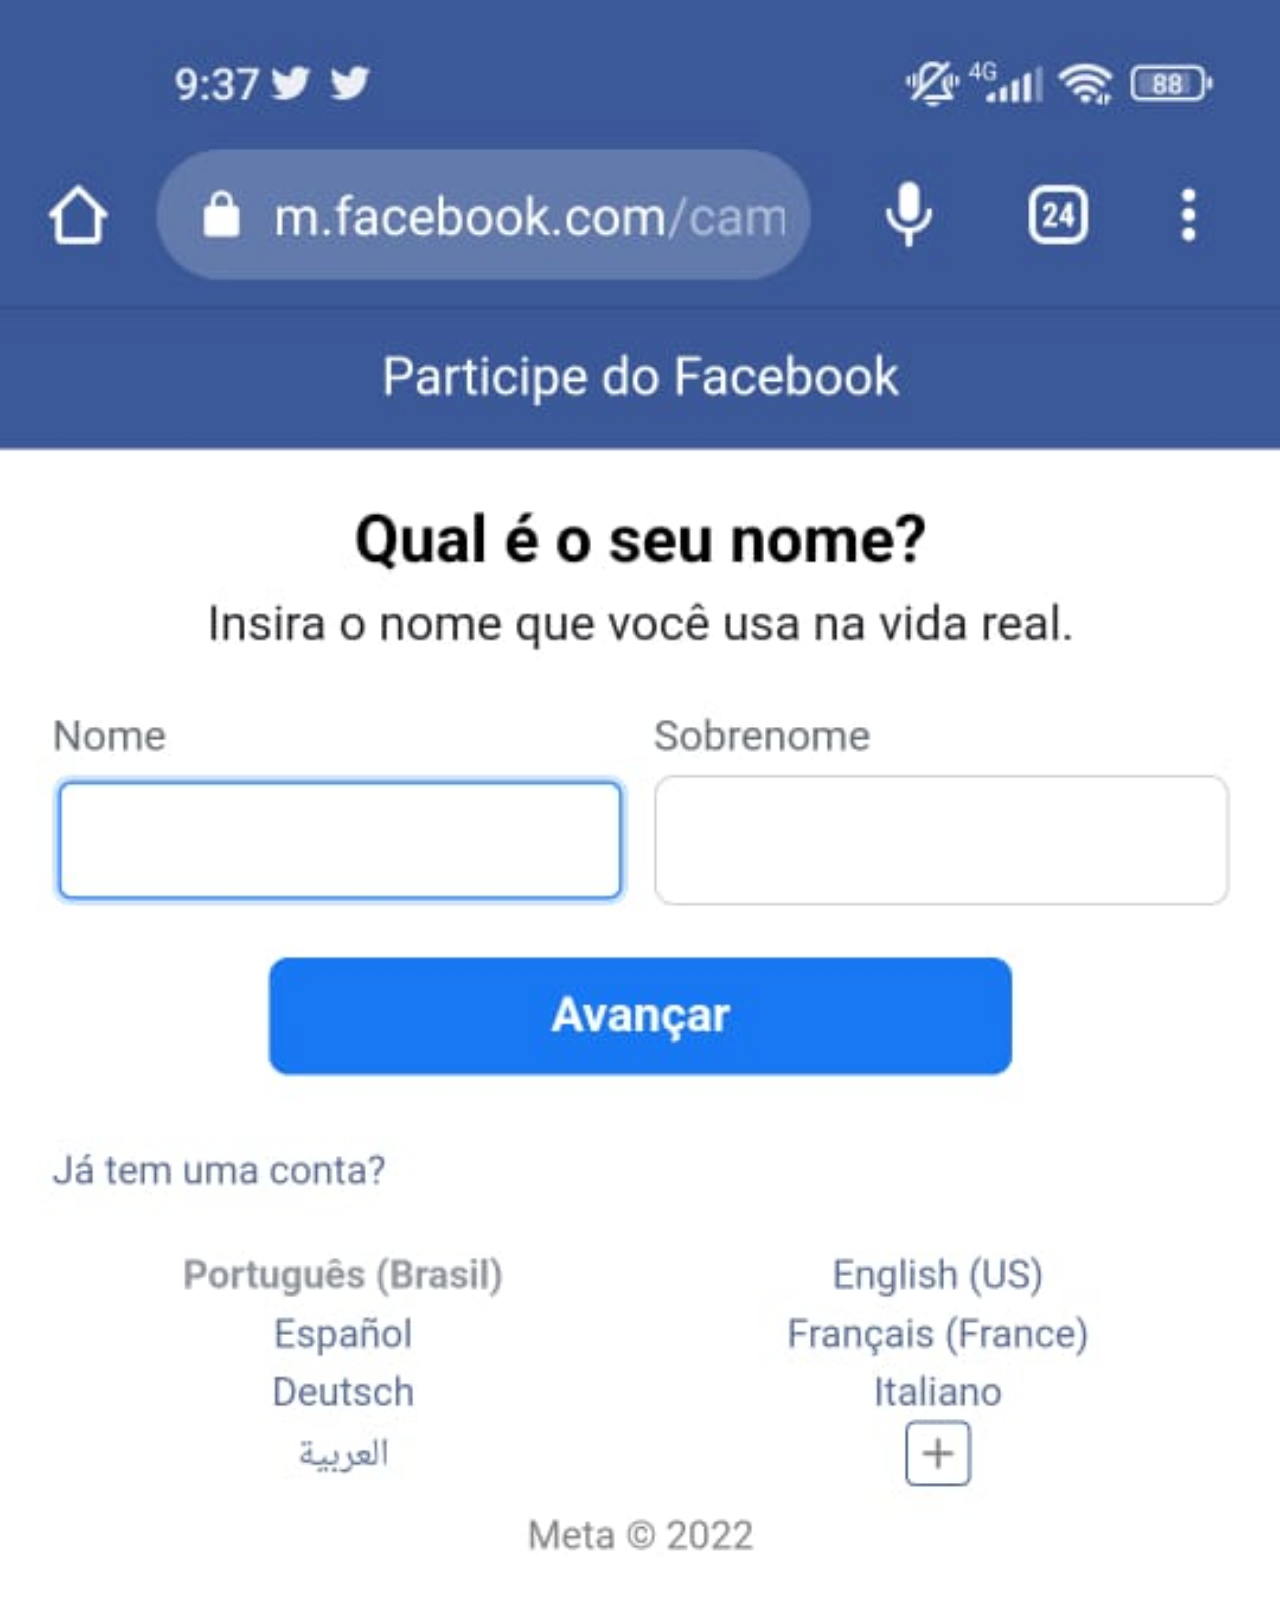
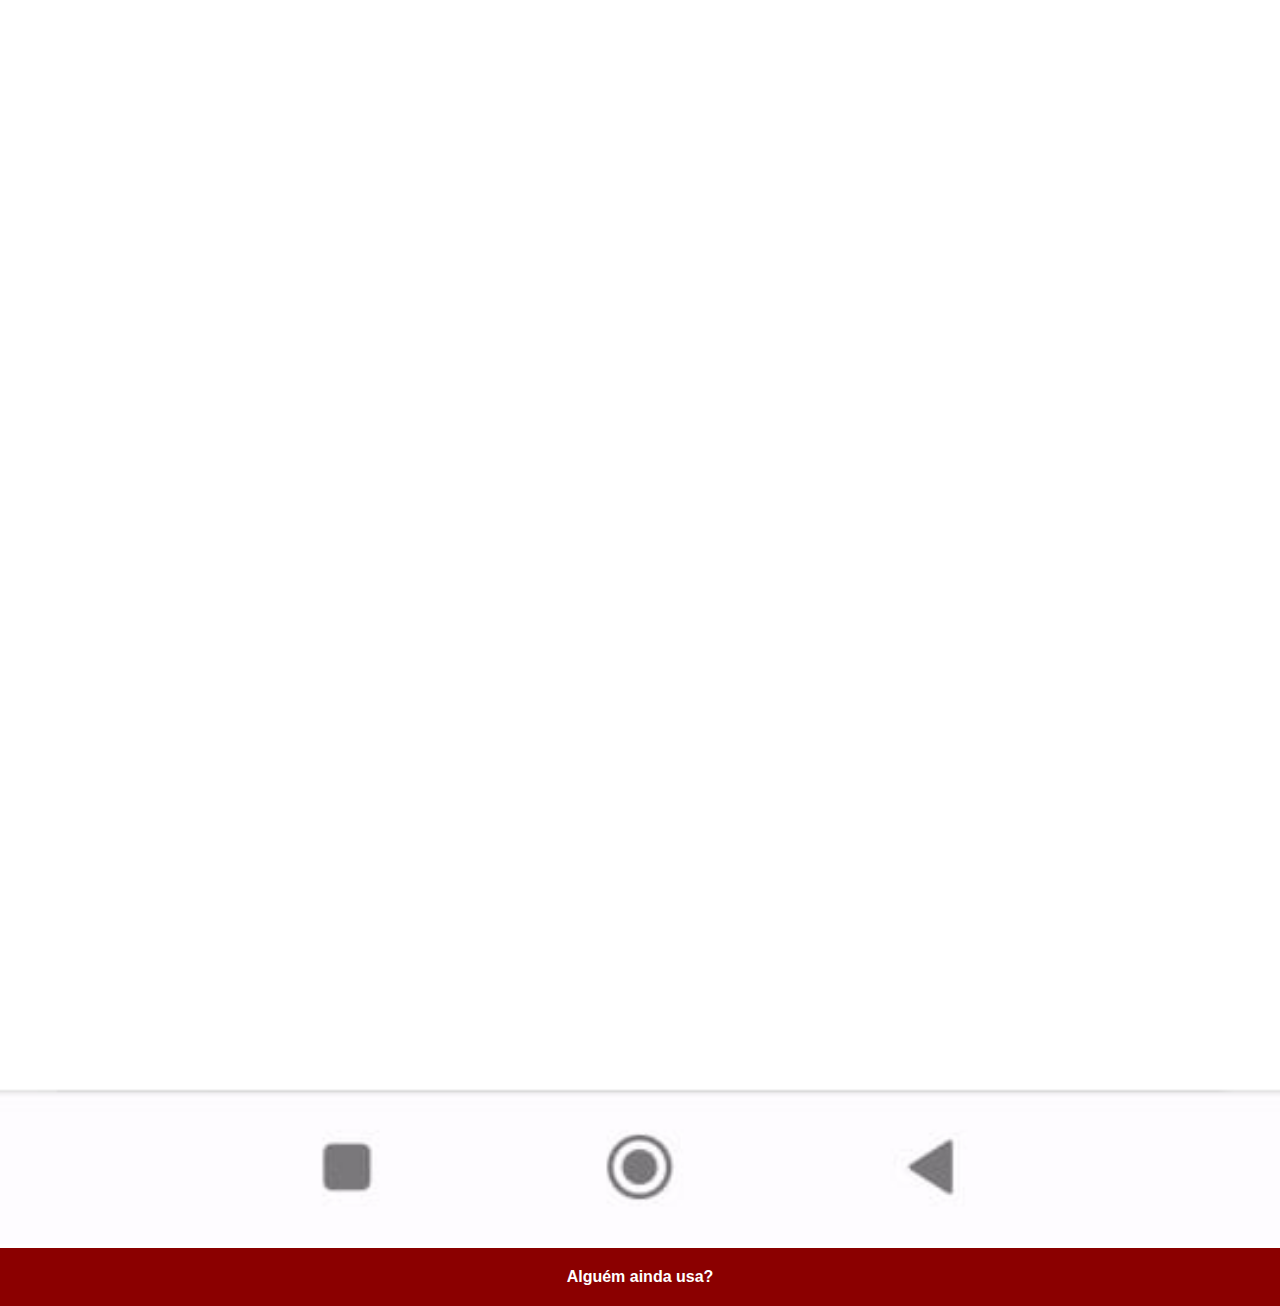
<file: facebook.html>
<!DOCTYPE html>
<html lang="pt-br">
<head>
    <meta charset="UTF-8">
    <meta http-equiv="X-UA-Compatible" content="IE=edge">
    <meta name="viewport" content="width=device-width, initial-scale=1.0">
    <title>Facebook</title>
    <link rel="stylesheet" href="estilo/social.css">
</head>
<body>
    <img src="imagens/tela-facebook.jpeg" alt="FaceBook">
    <a href="https://www.facebook.com" target="_blank">Alguém ainda usa?</a>
</body>
</html>
</file>
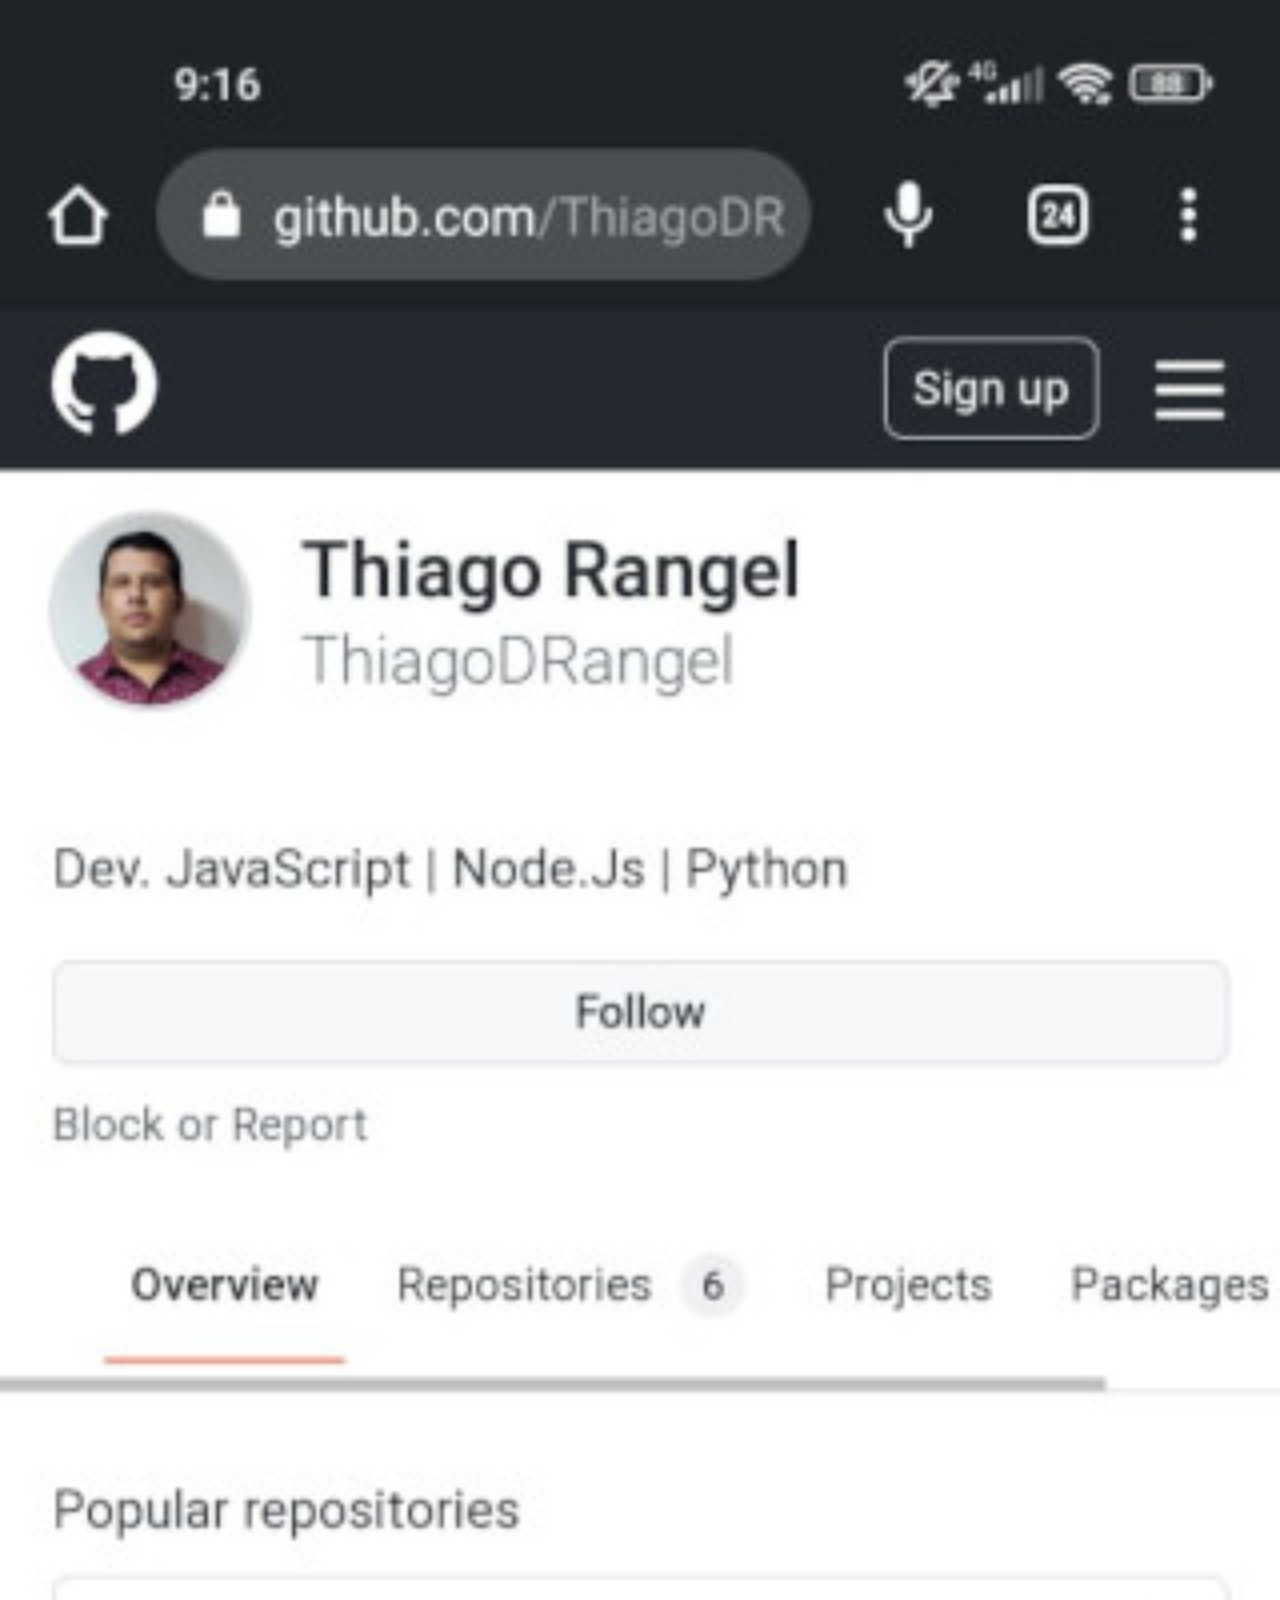
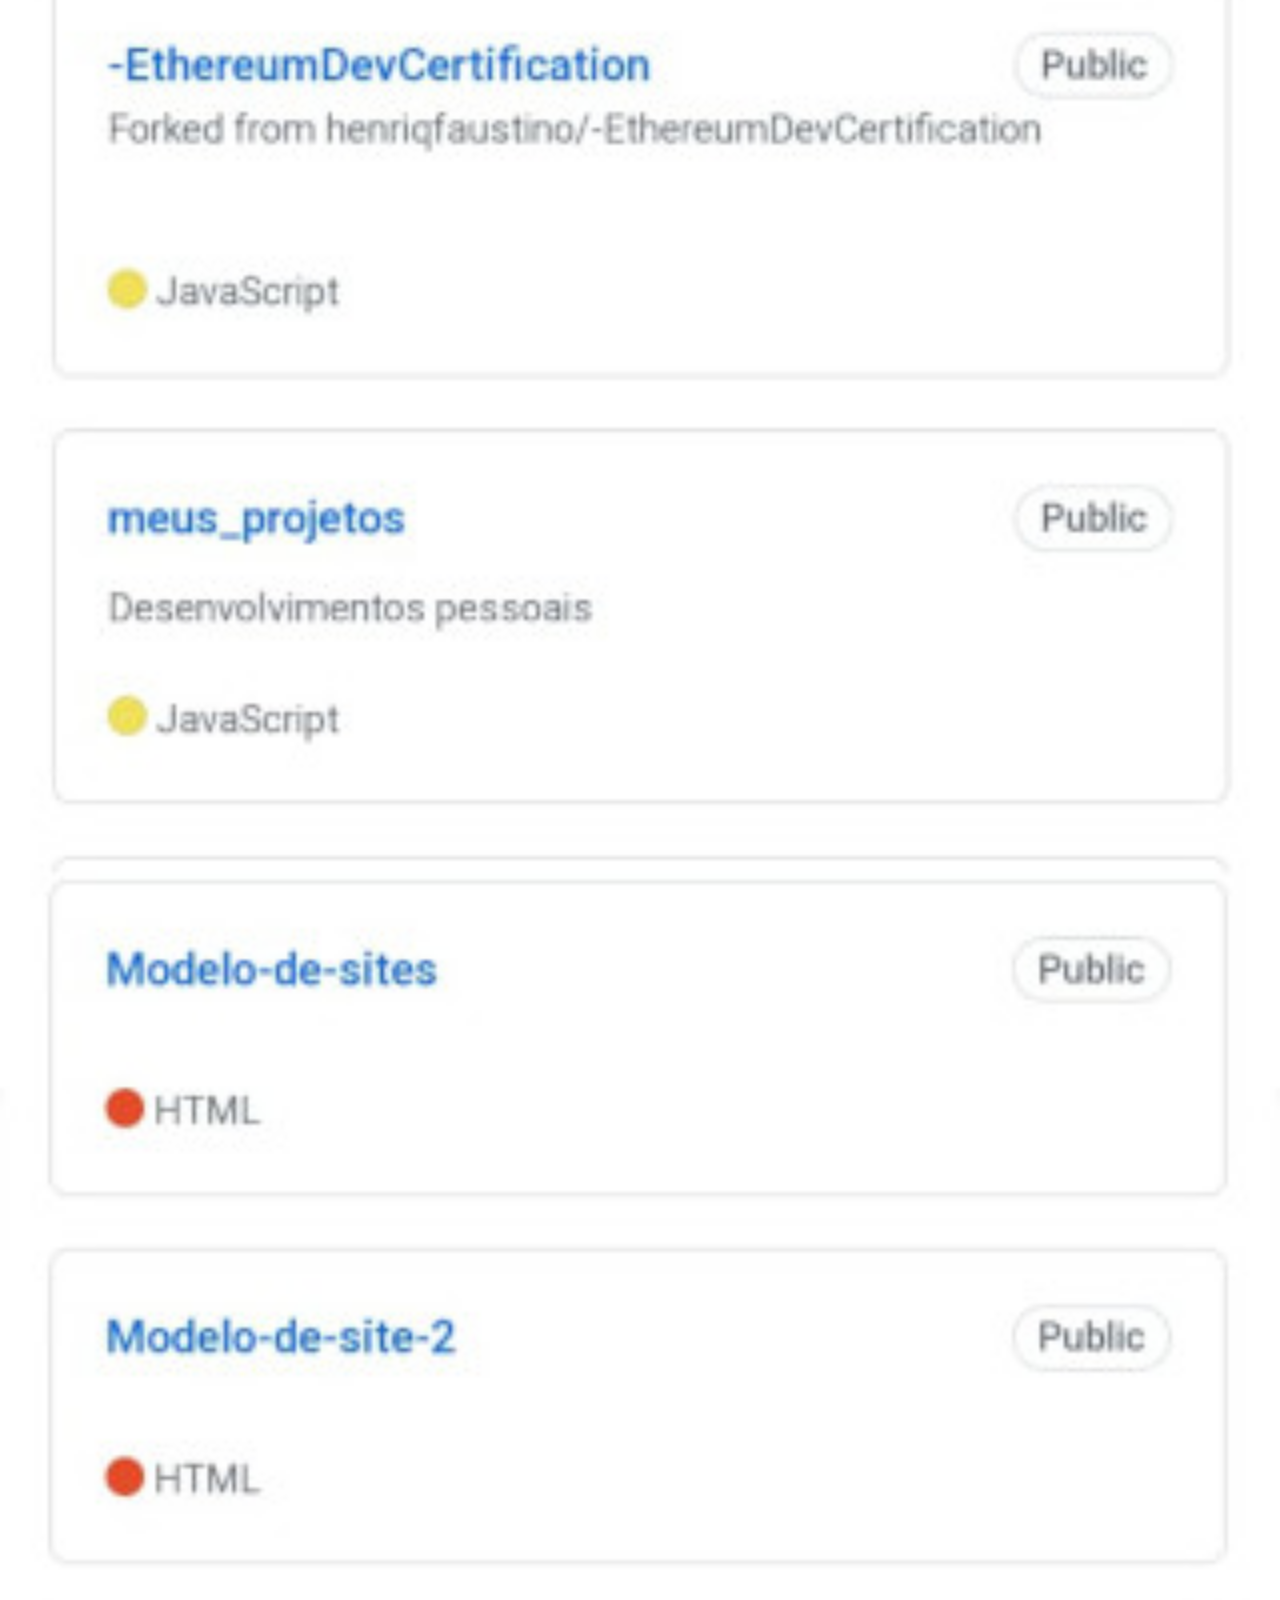
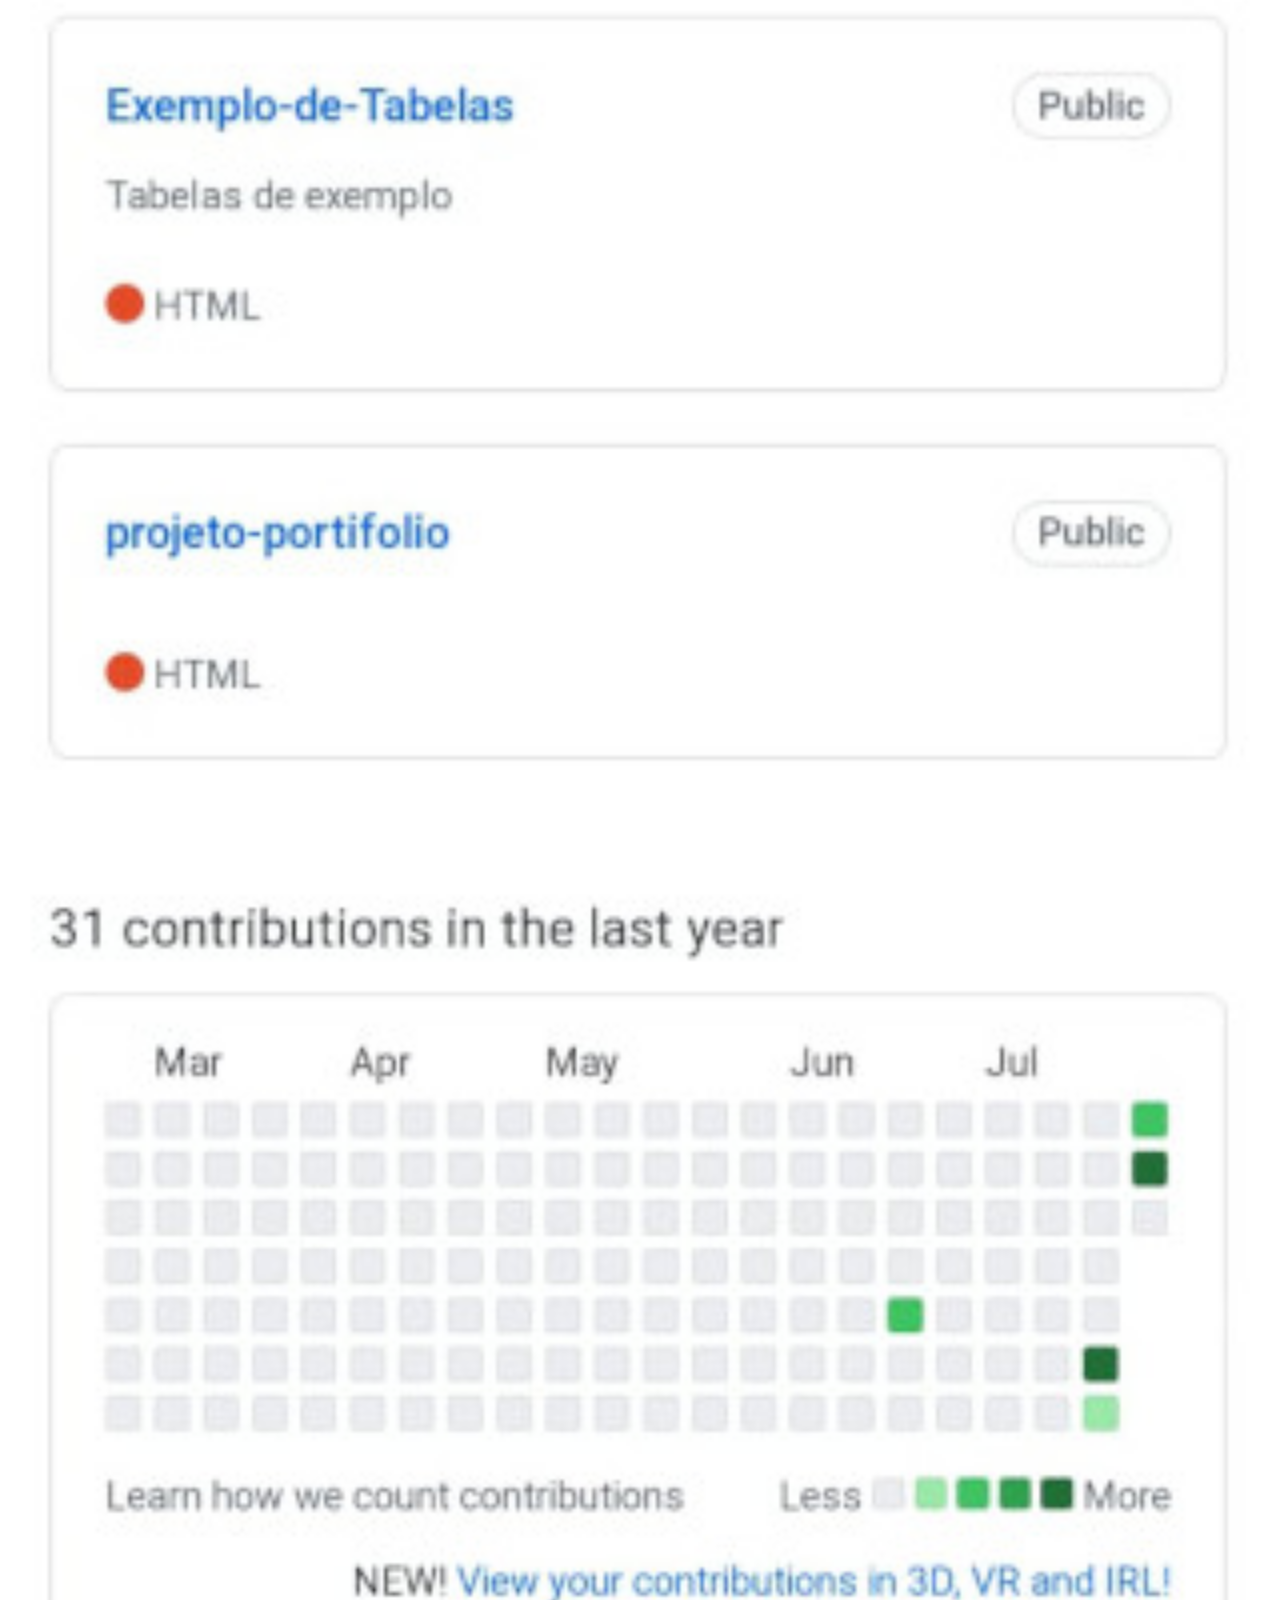
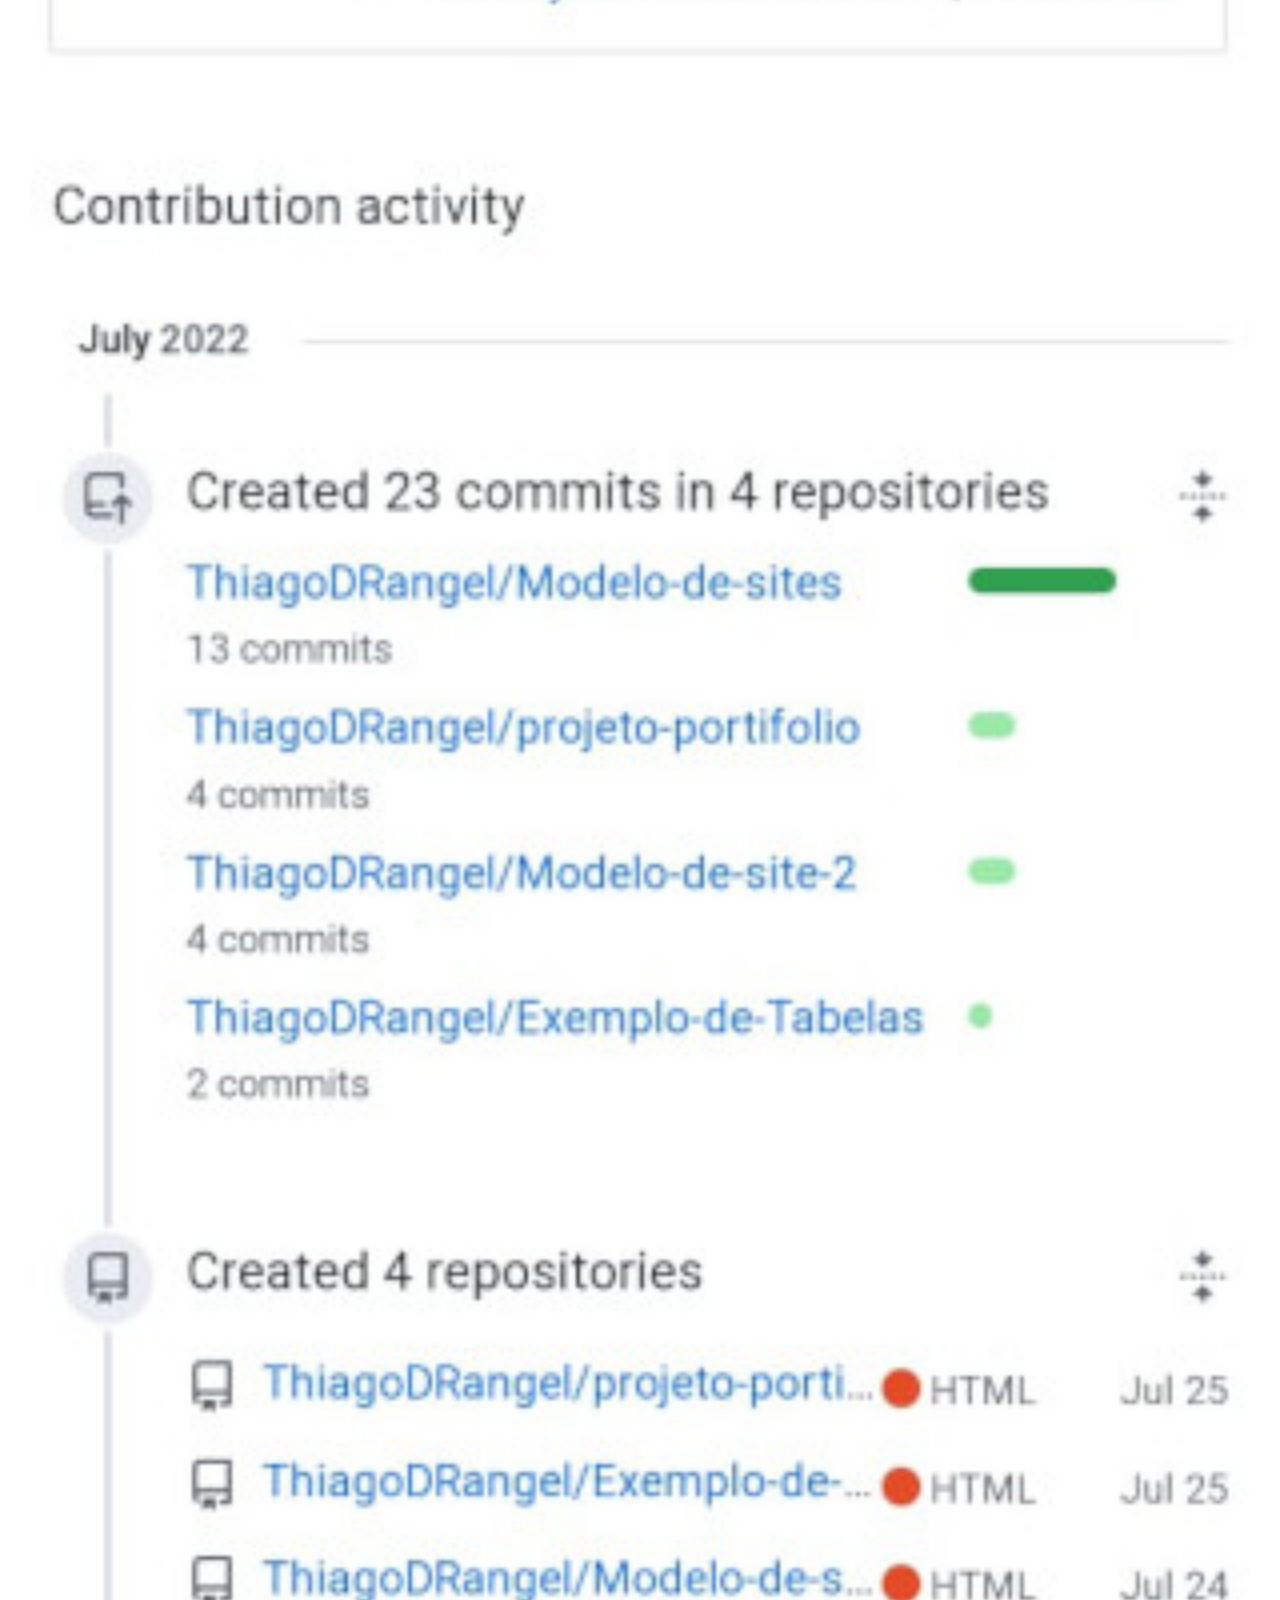
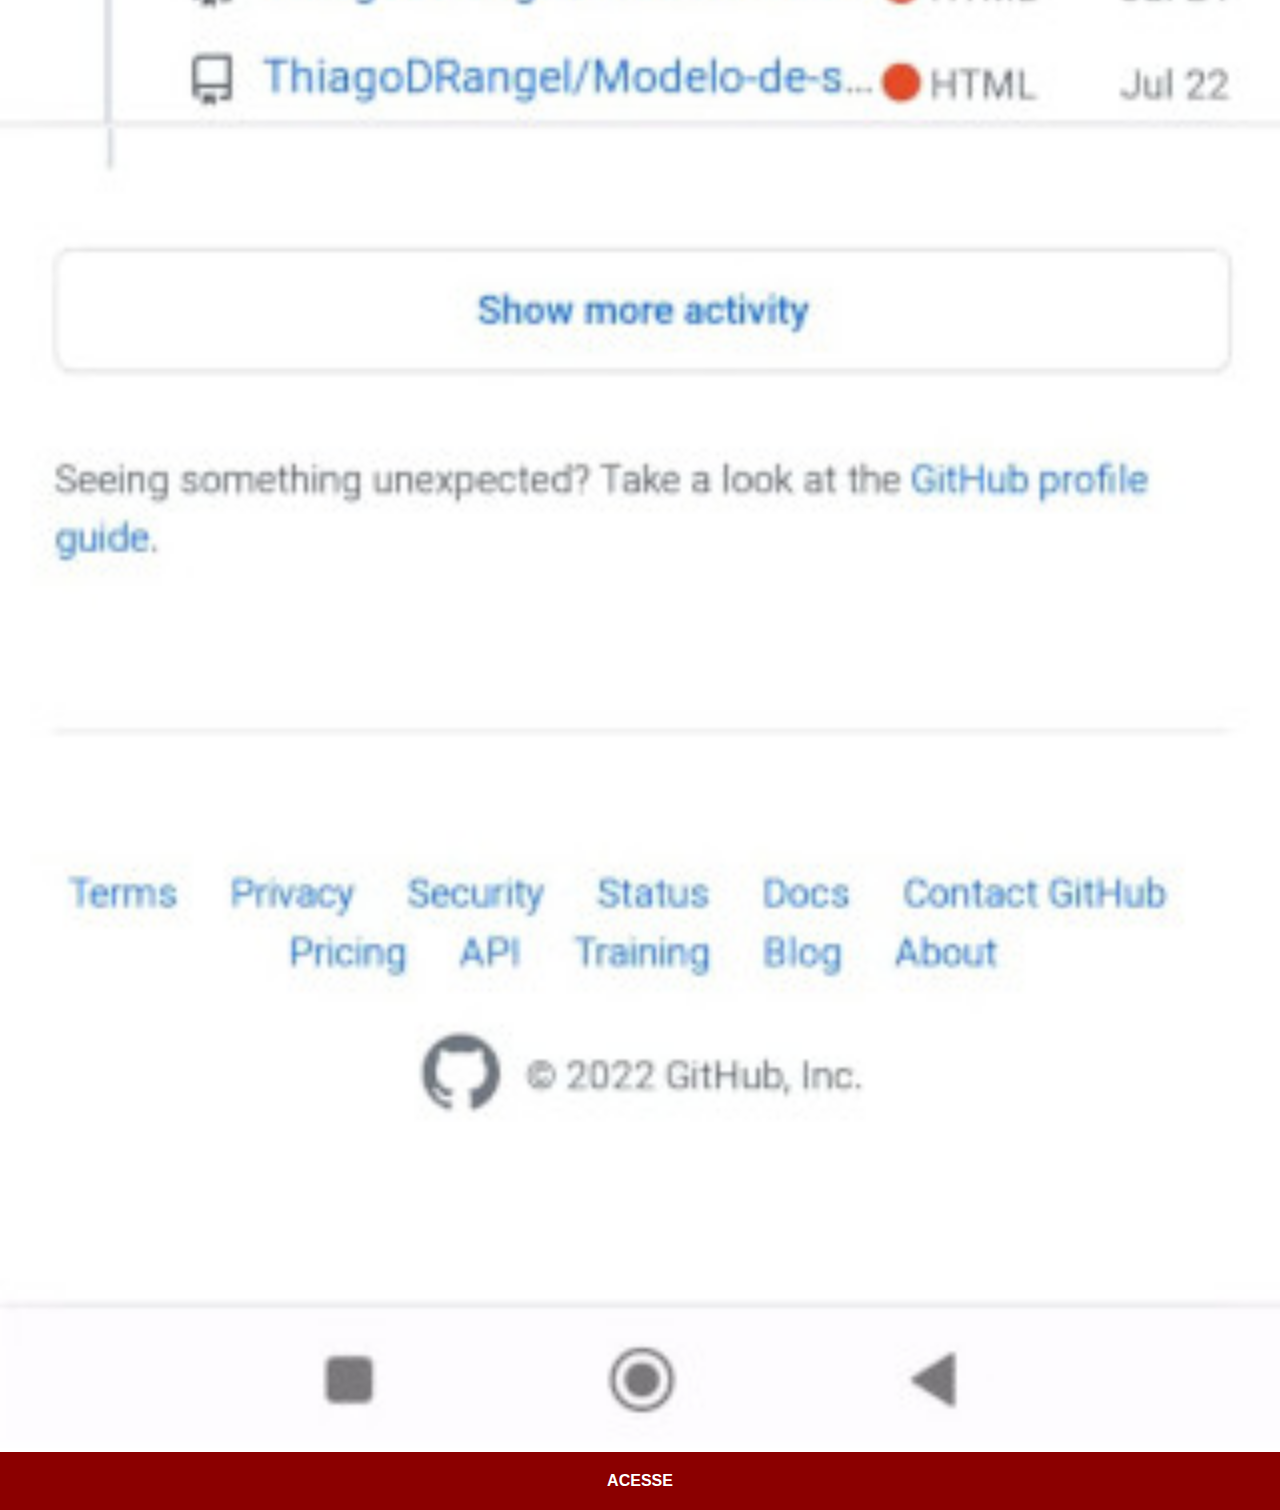
<file: github.html>
<!DOCTYPE html>
<html lang="pt-br">
<head>
    <meta charset="UTF-8">
    <meta http-equiv="X-UA-Compatible" content="IE=edge">
    <meta name="viewport" content="width=device-width, initial-scale=1.0">
    <title>GitHub</title>
    <link rel="stylesheet" href="estilo/social.css">
</head>
<body>
    <img src="imagens/tela-github.jpg" alt="GitHub">
    <a href="https://github.com/ThiagoDRangel" target="_blank">ACESSE</a>
</body>
</html>
</file>
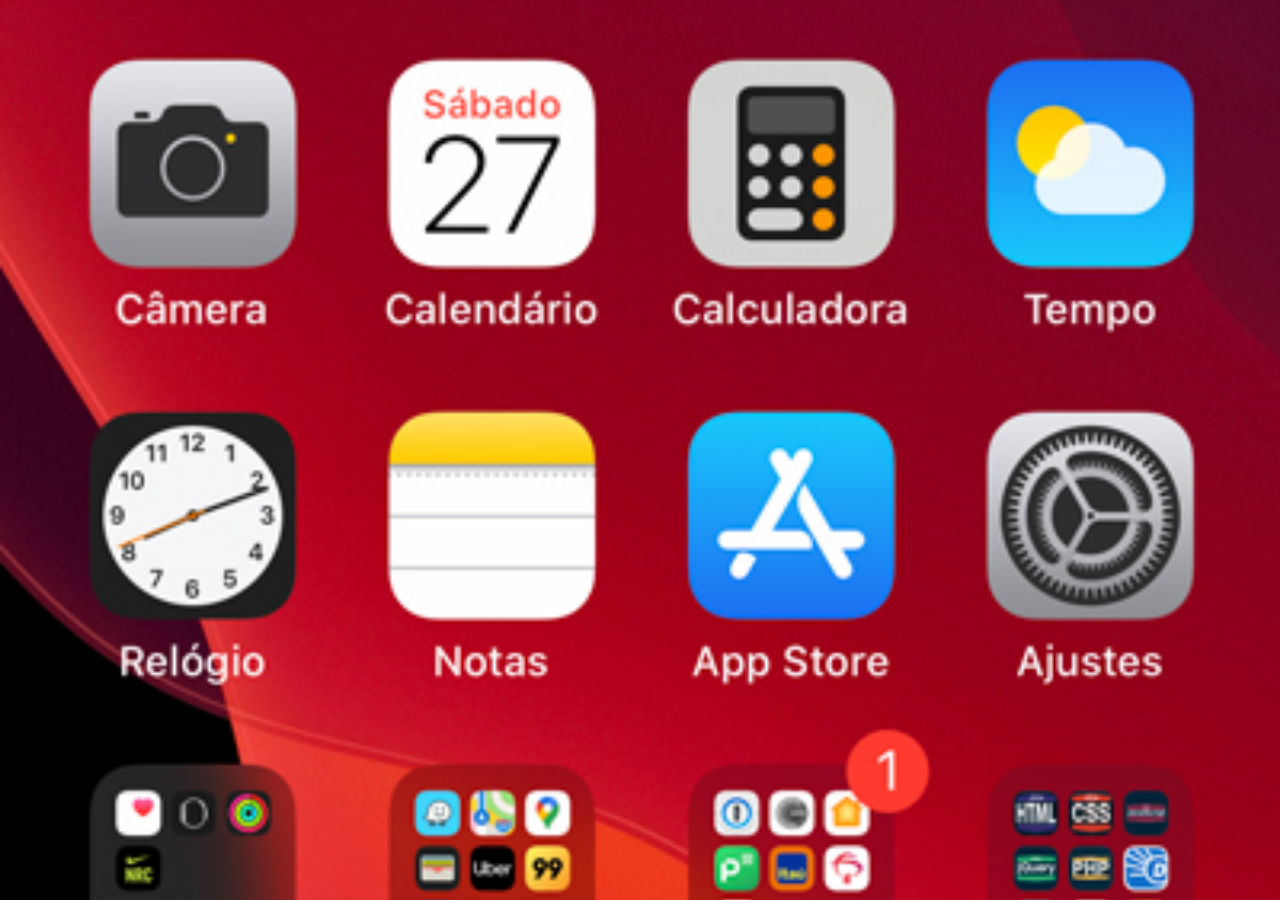
<file: home.html>
<!DOCTYPE html>
<html lang="pt-br">
<head>
    <meta charset="UTF-8">
    <meta http-equiv="X-UA-Compatible" content="IE=edge">
    <meta name="viewport" content="width=device-width, initial-scale=1.0">
    <title>Home</title>
</head>
<style>
    * {
        margin: 0px;
        padding: 0px;
    }

    body {
        width: 100vw;
        height: 100vh;
        background: black url('imagens/tela-home.jpg') no-repeat top center;
        background-size: cover;
    }
</style>
<body>
    
</body>
</html>
</file>
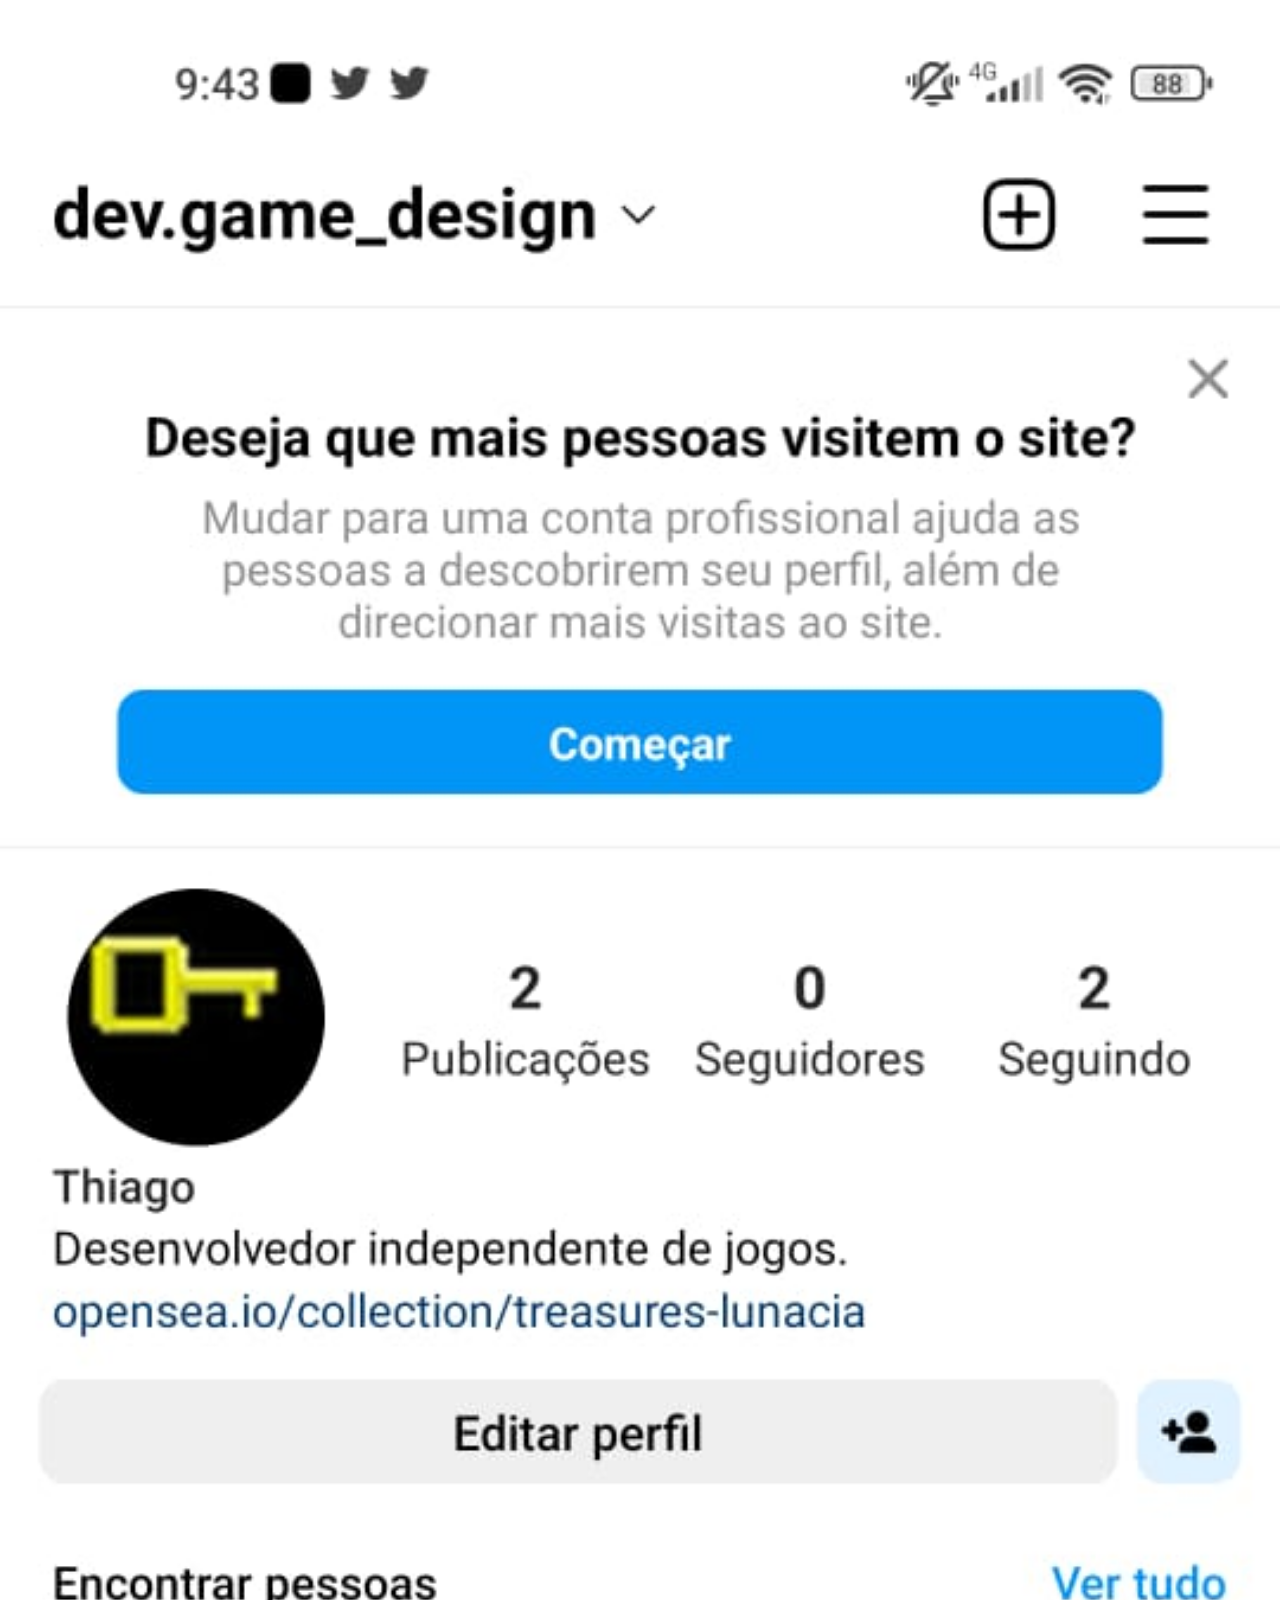
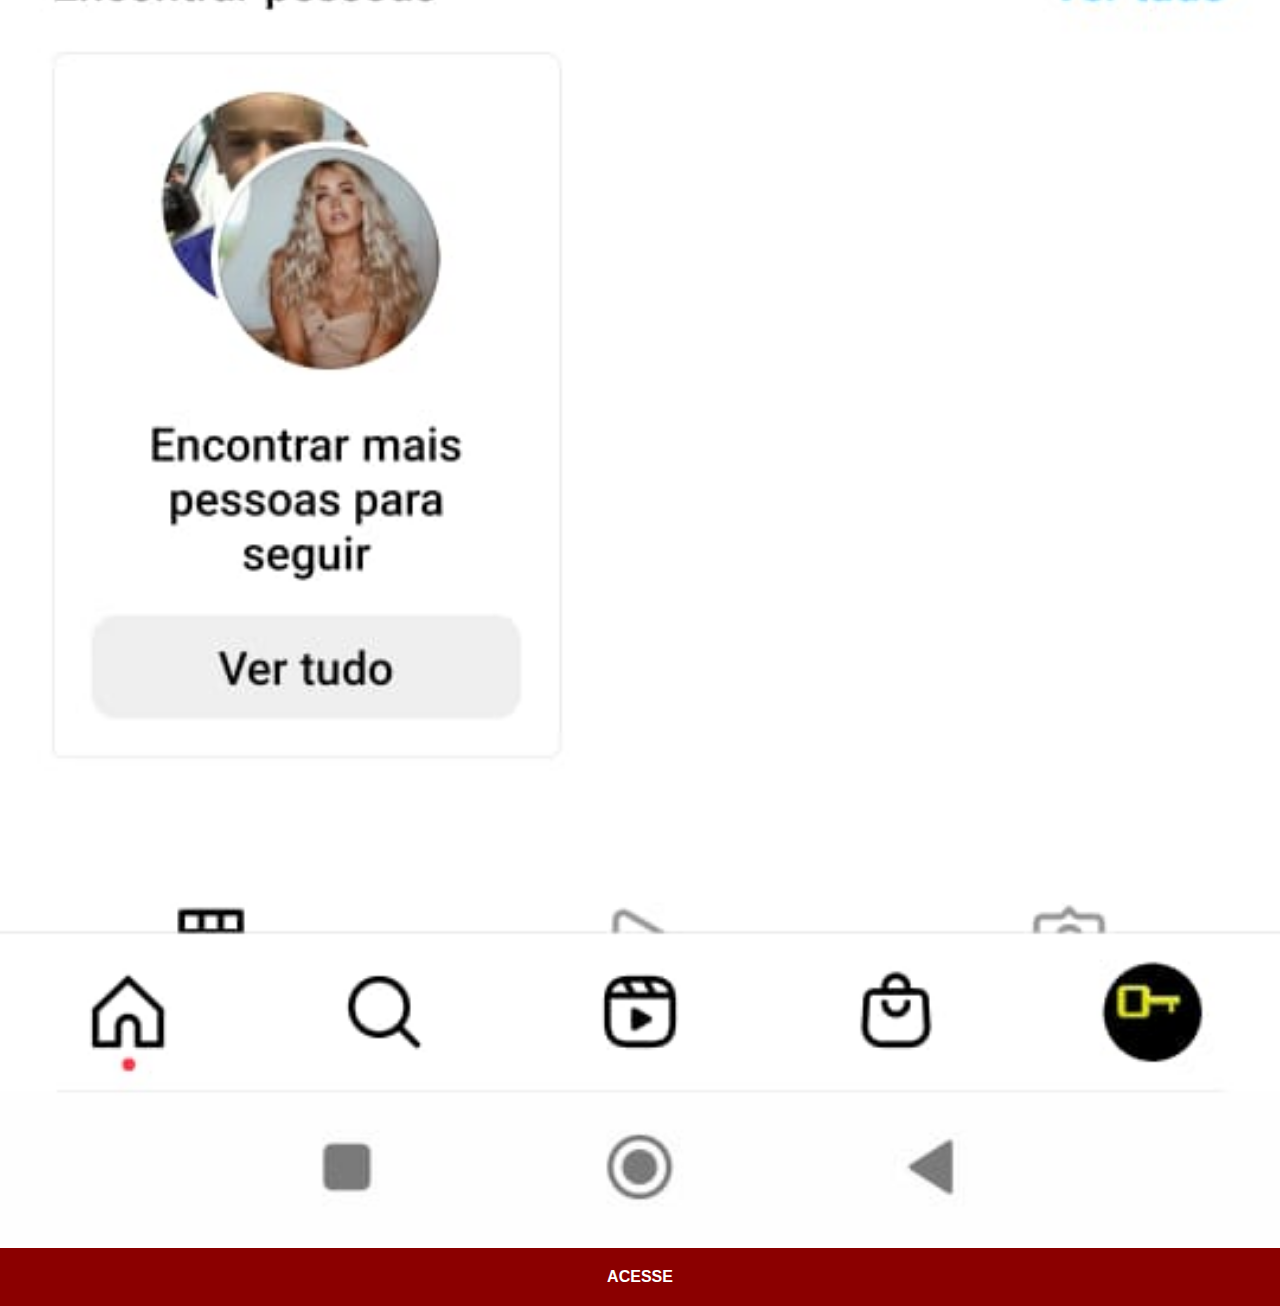
<file: instagram.html>
<!DOCTYPE html>
<html lang="pt-br">
<head>
    <meta charset="UTF-8">
    <meta http-equiv="X-UA-Compatible" content="IE=edge">
    <meta name="viewport" content="width=device-width, initial-scale=1.0">
    <title>Instagram</title>
    <link rel="stylesheet" href="estilo/social.css">
</head>
<body>
    <img src="imagens/tela-instagram.jpeg" alt="Instagram">
    <a href="https://www.instagram.com/dev.game_design/" target="_blank">ACESSE</a>
</body>
</html>
</file>
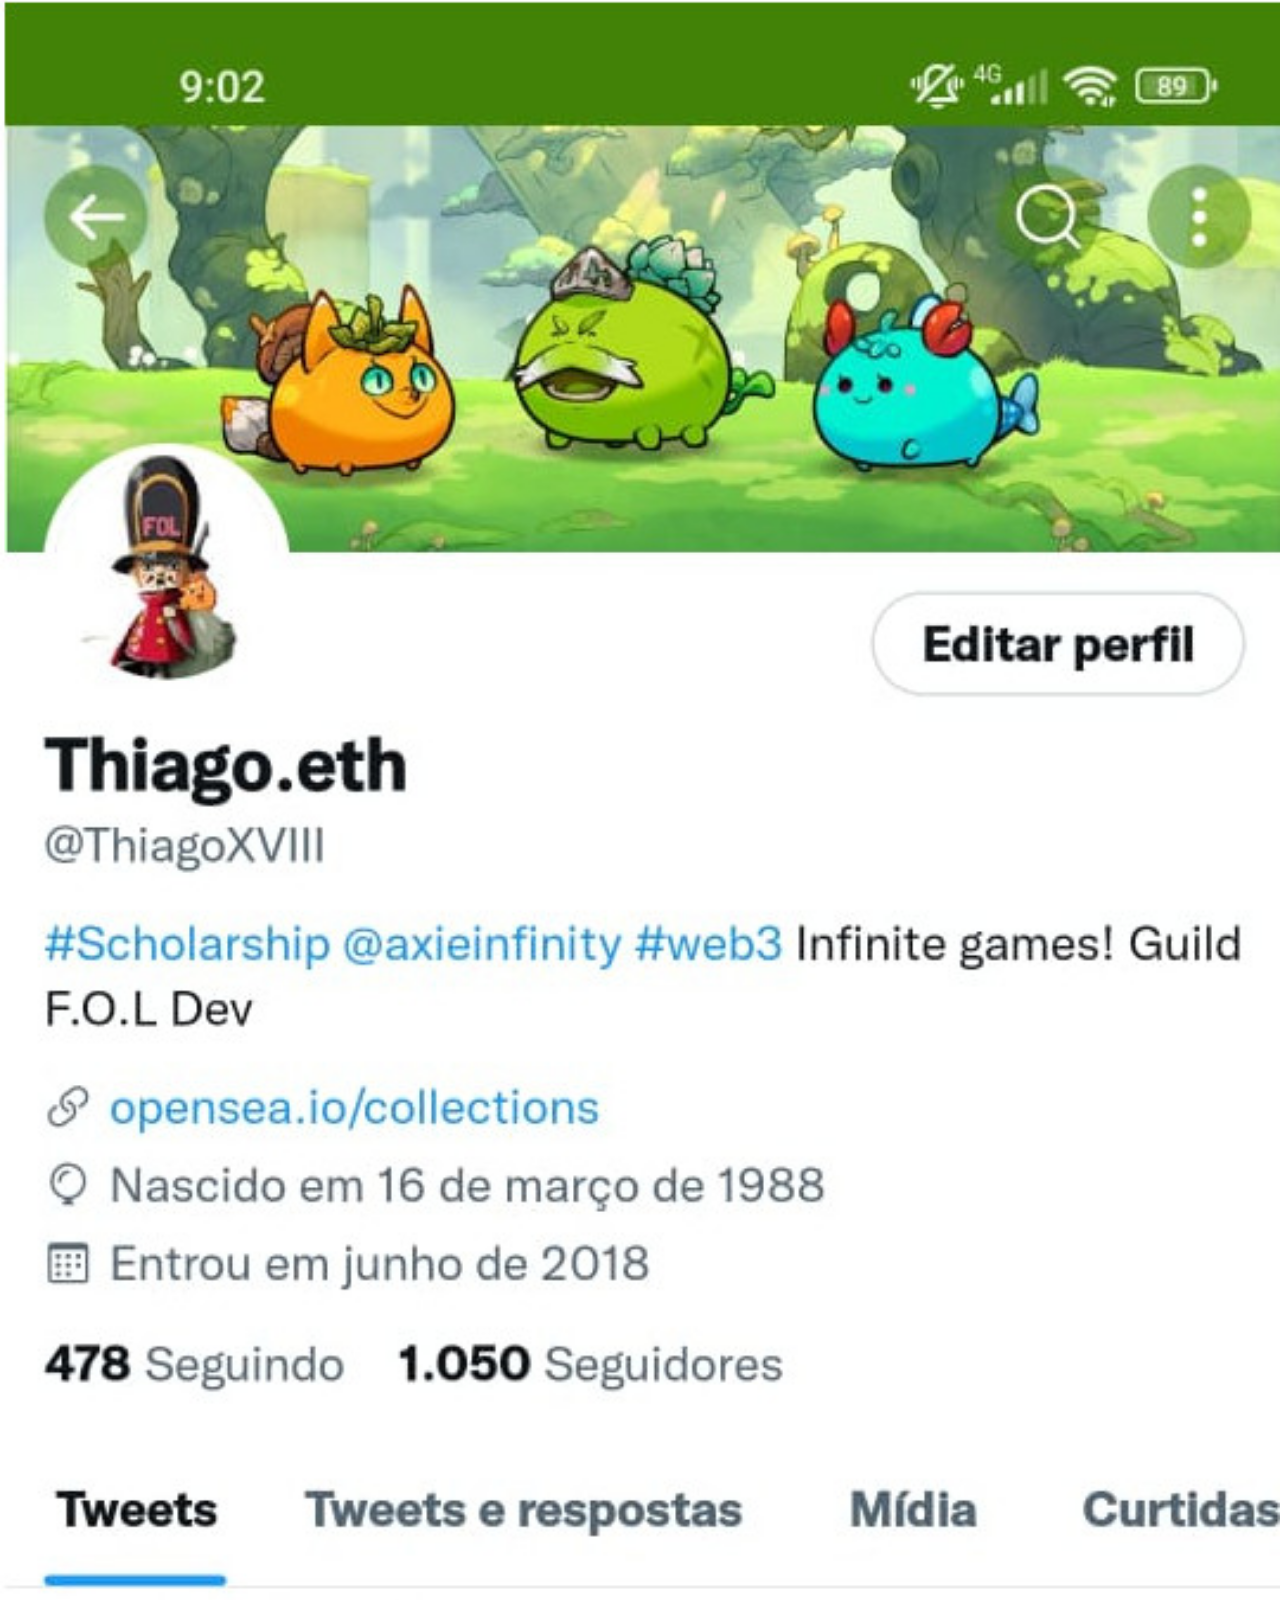
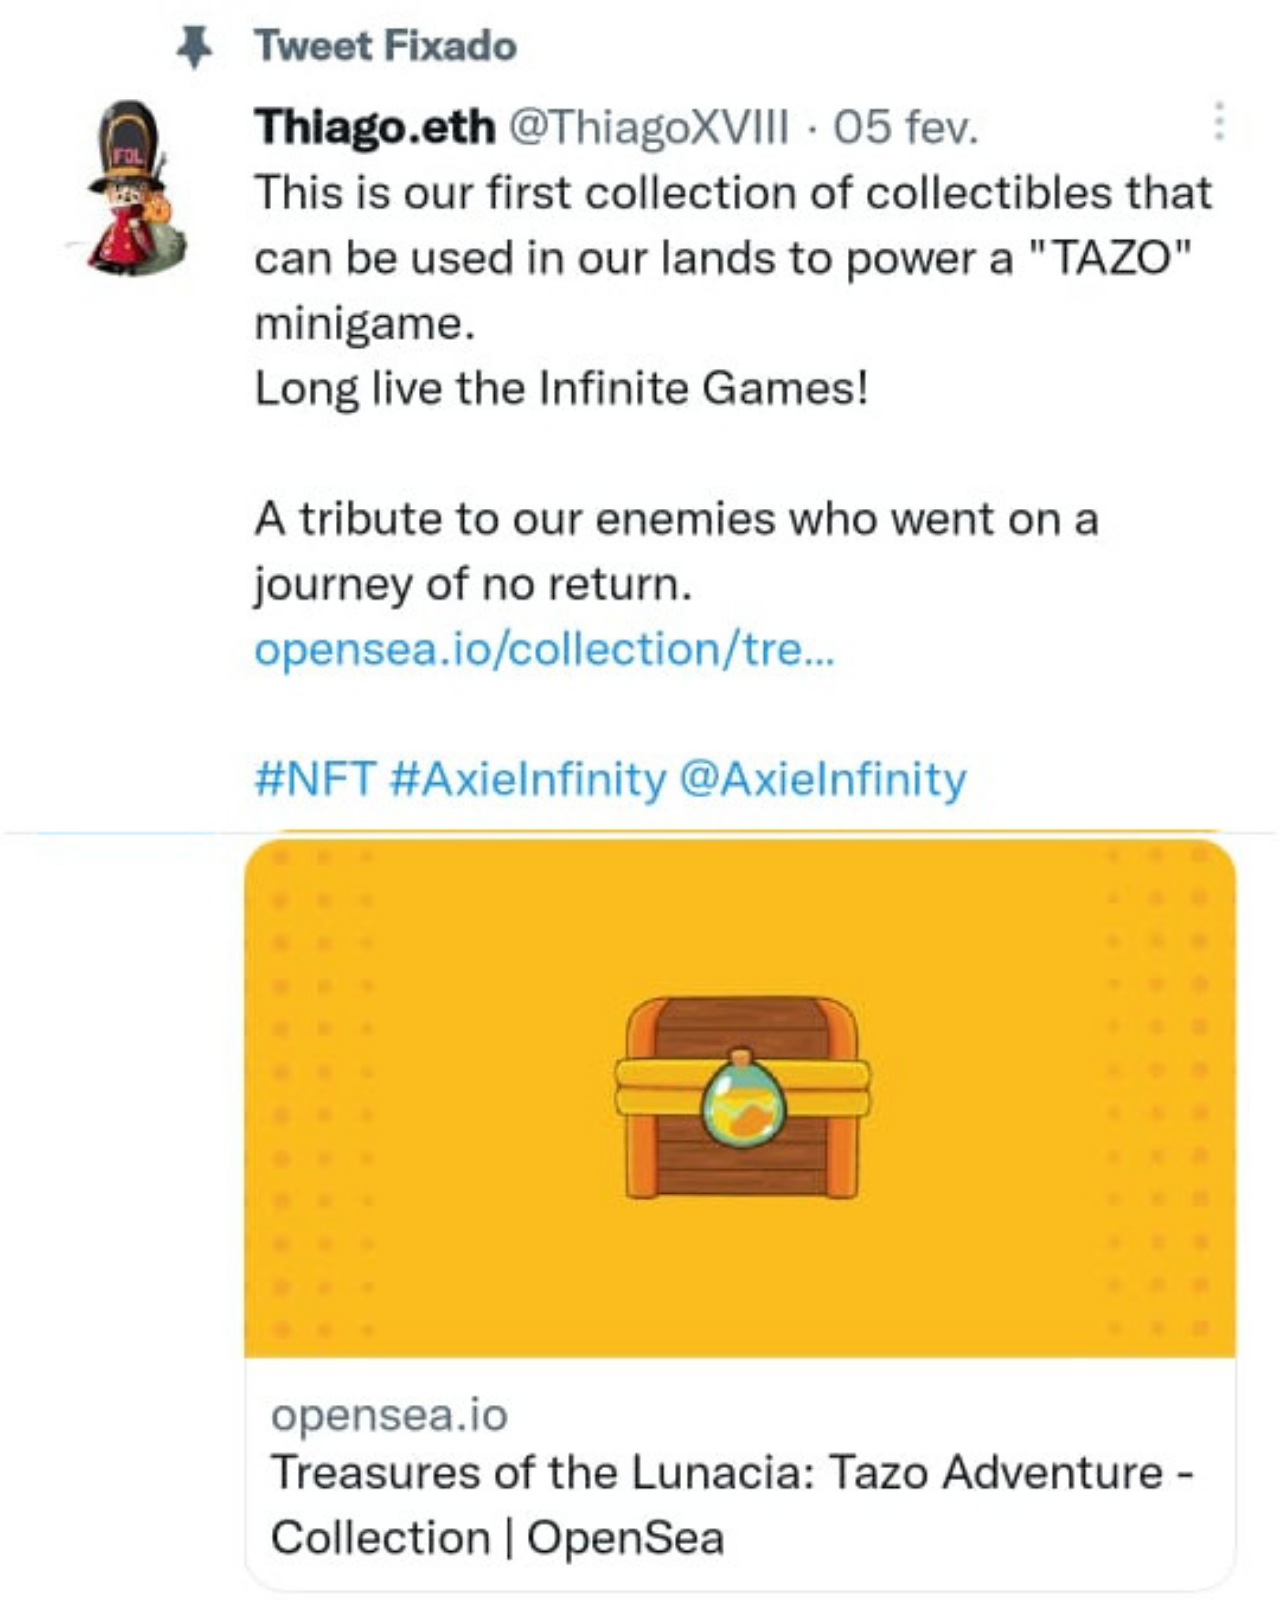
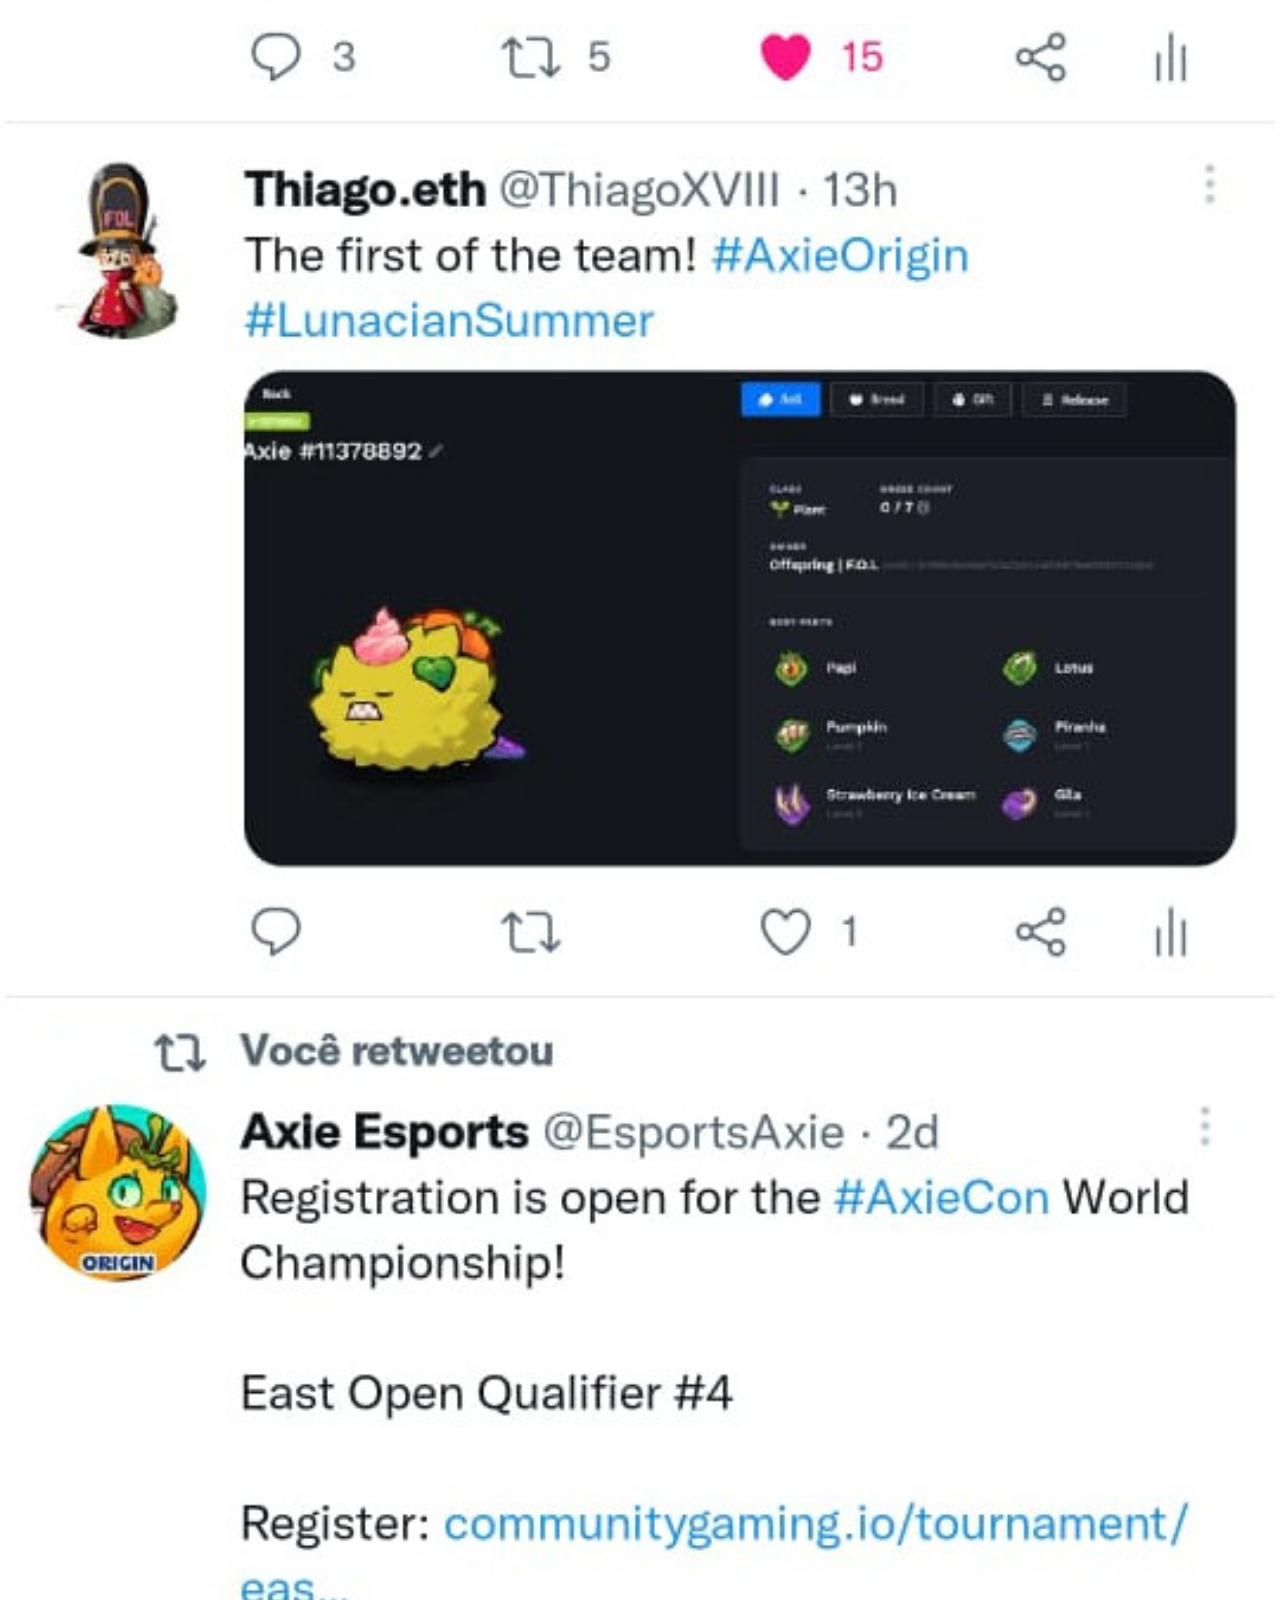
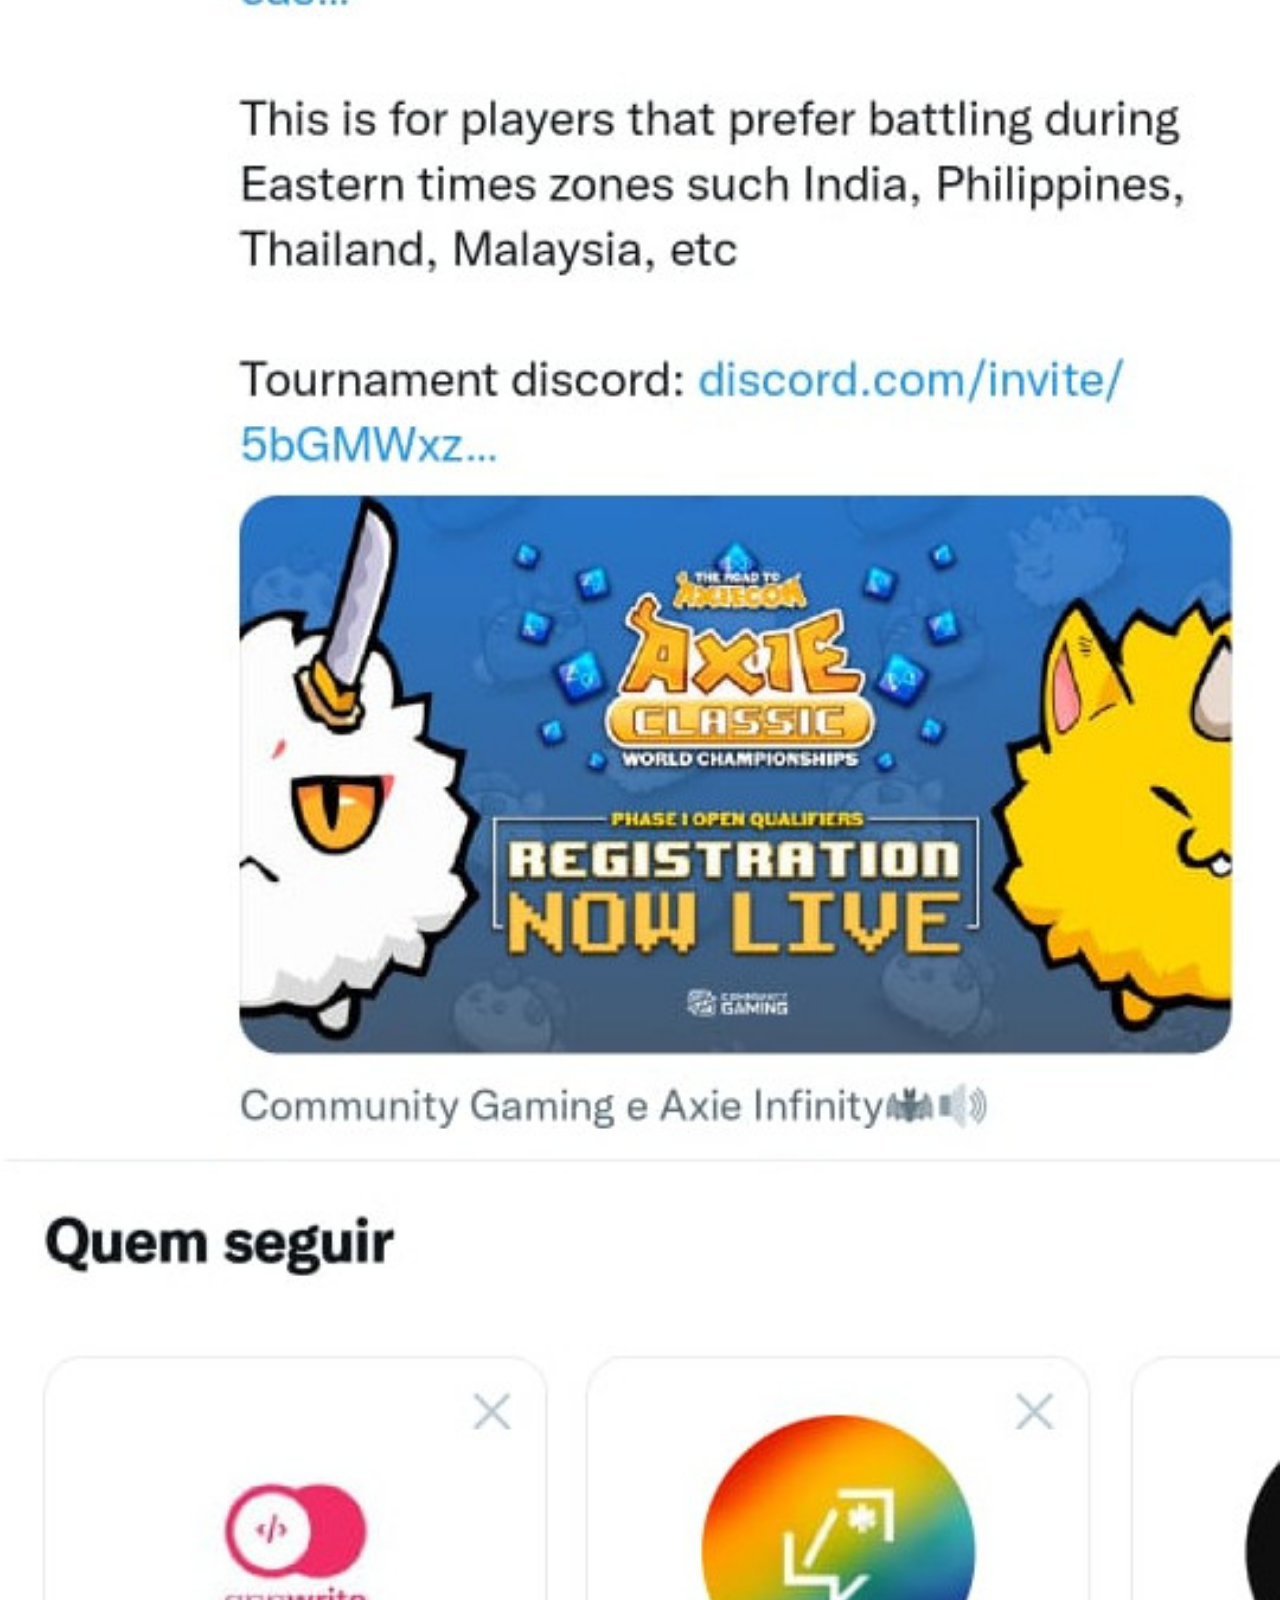
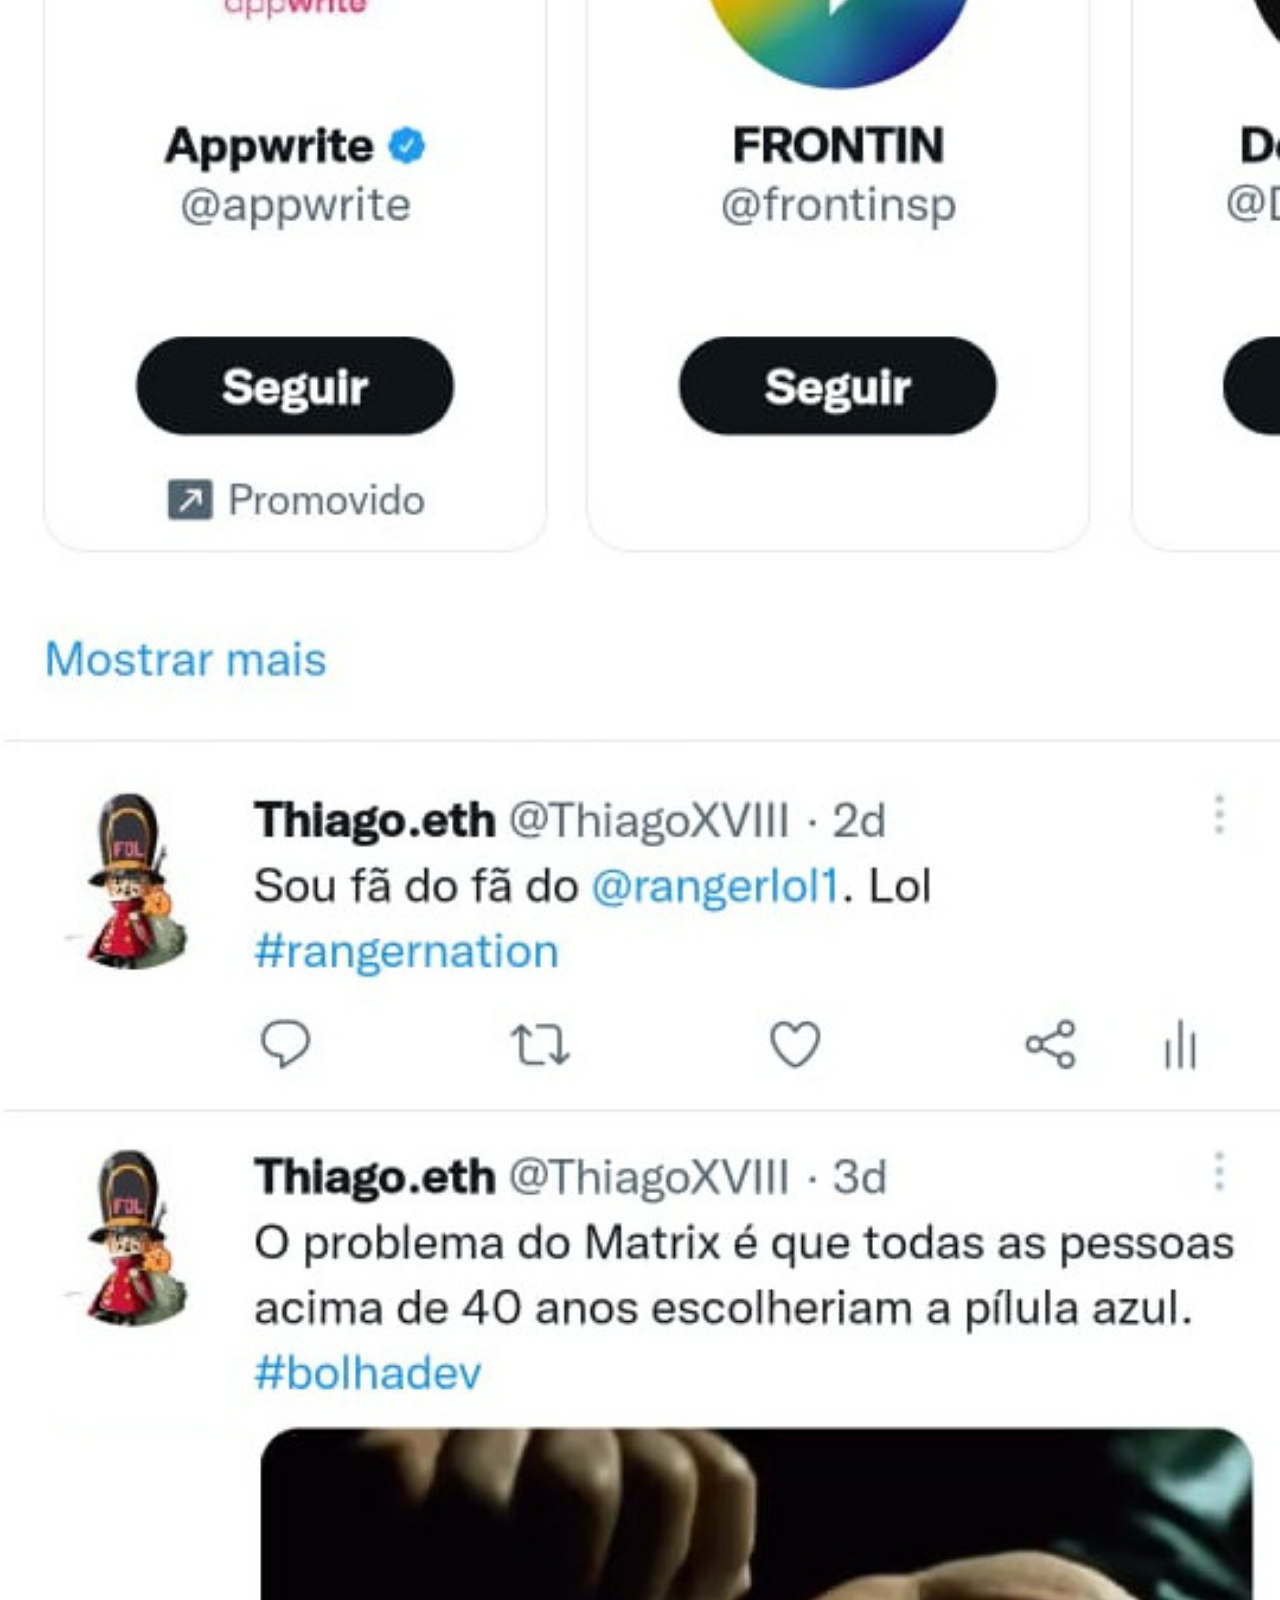
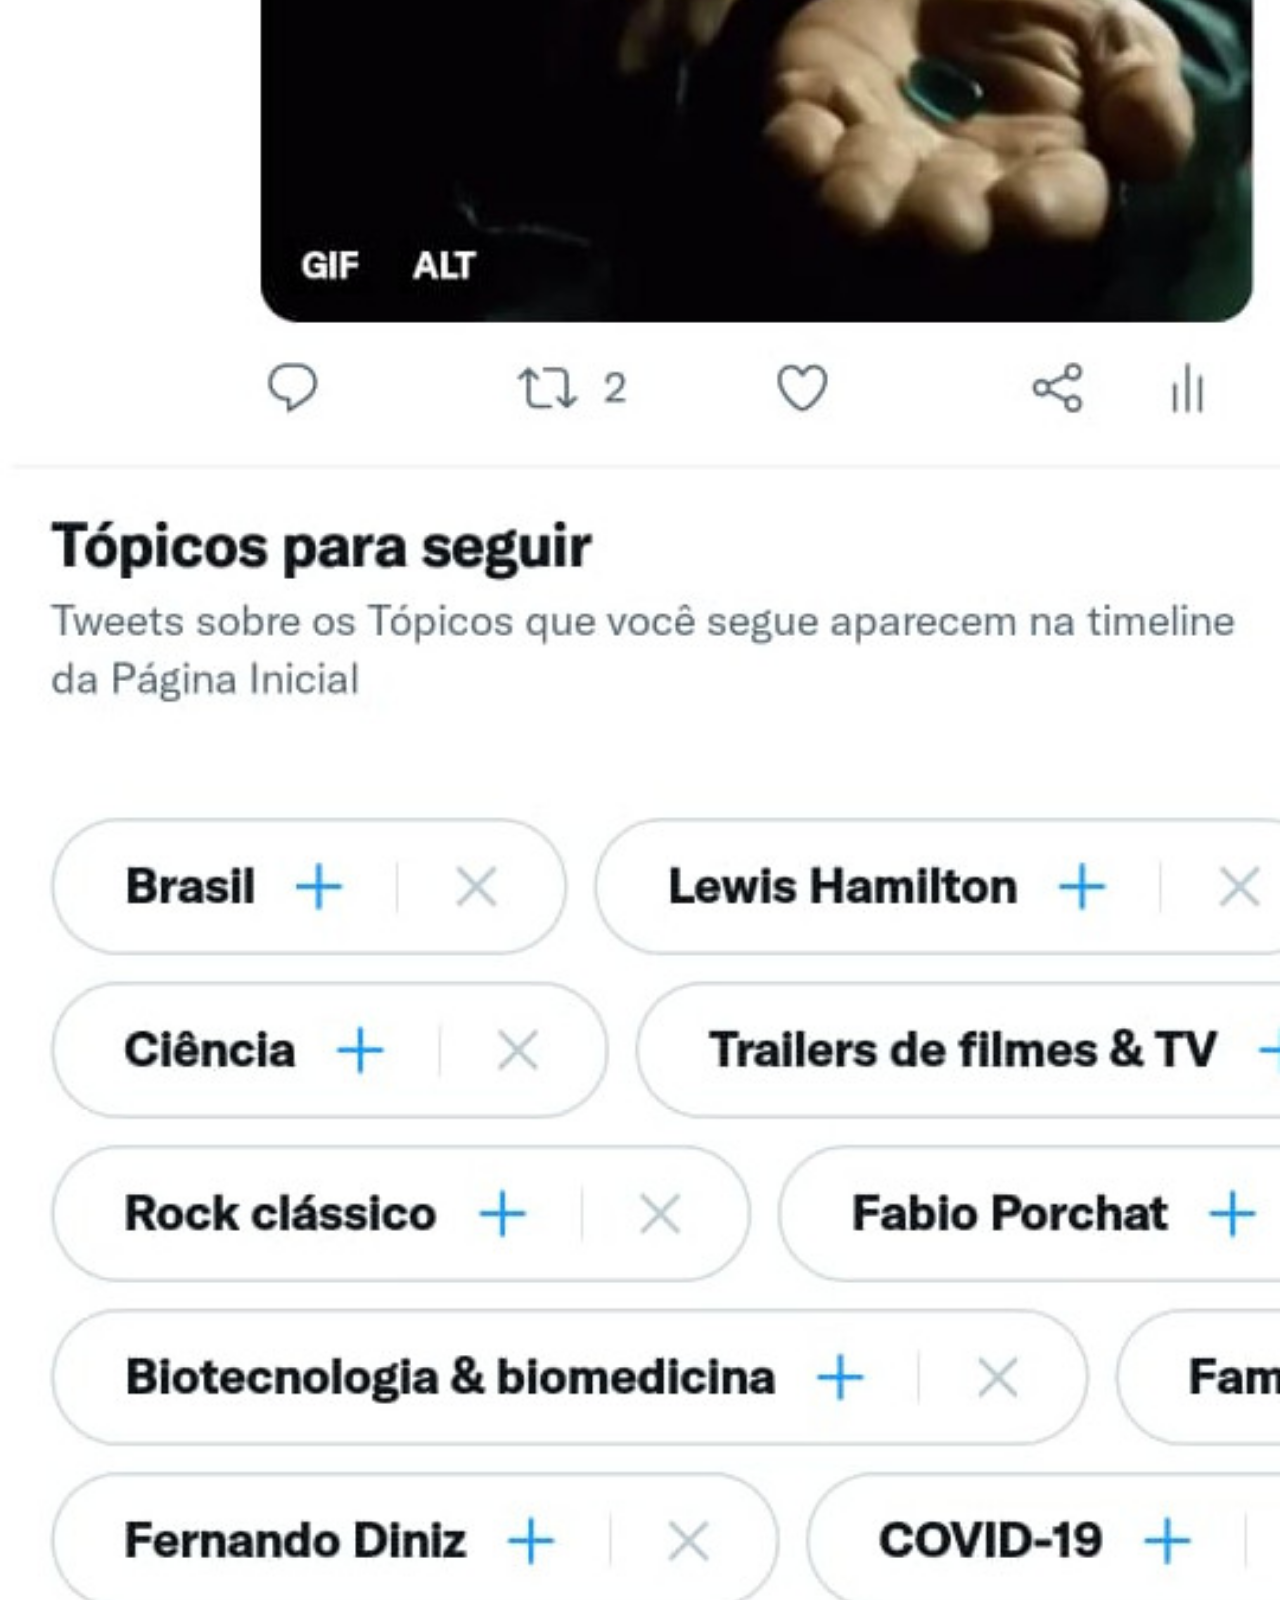
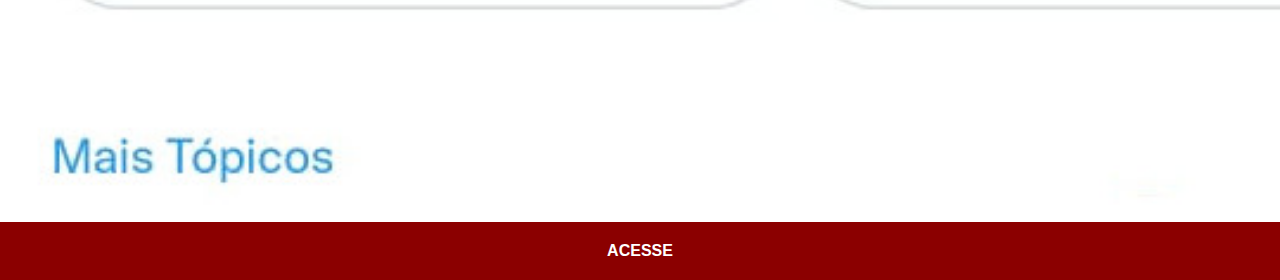
<file: twitter.html>
<!DOCTYPE html>
<html lang="pt-br">
<head>
    <meta charset="UTF-8">
    <meta http-equiv="X-UA-Compatible" content="IE=edge">
    <meta name="viewport" content="width=device-width, initial-scale=1.0">
    <title>Twitter</title>
    <link rel="stylesheet" href="estilo/social.css">
</head>
<body>
    <img src="imagens/tela-twitter.jpg" alt="Twitter">
    <a href="https://twitter.com/ThiagoXVIII" target="_blank">ACESSE</a>
</body>
</html>
</file>
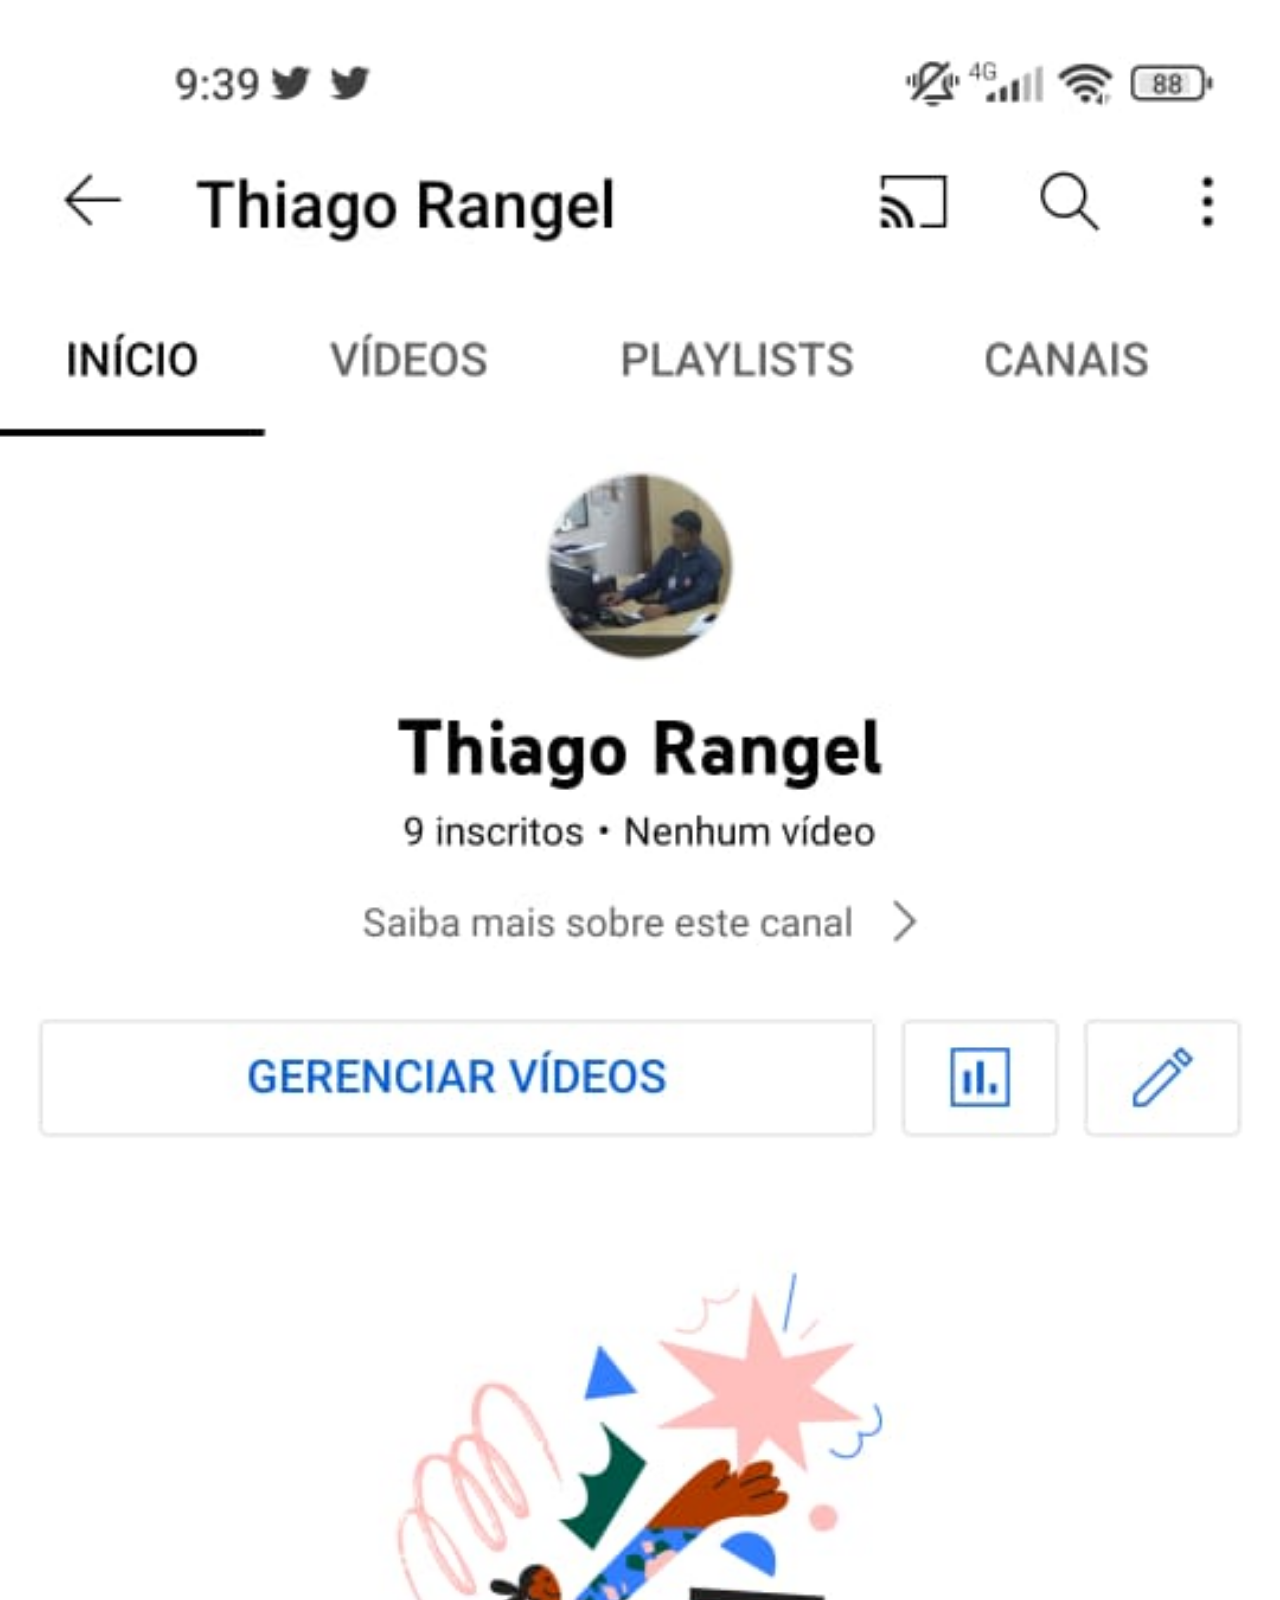
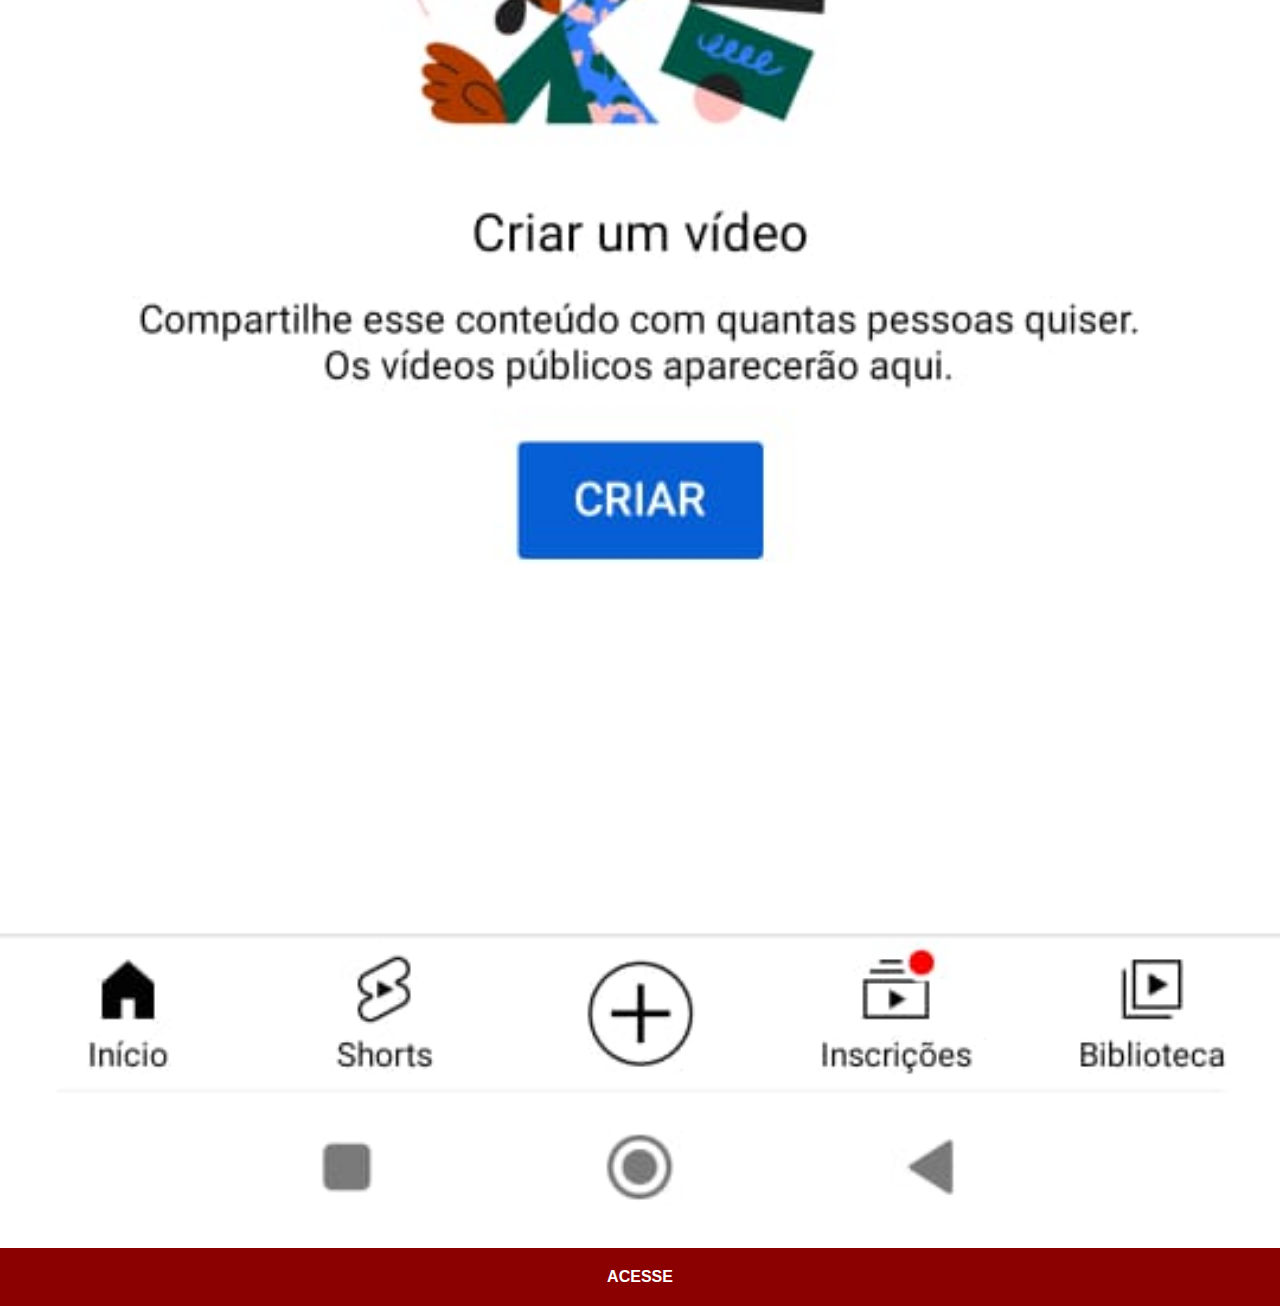
<file: youtube.html>
<!DOCTYPE html>
<html lang="pt-br">
<head>
    <meta charset="UTF-8">
    <meta http-equiv="X-UA-Compatible" content="IE=edge">
    <meta name="viewport" content="width=device-width, initial-scale=1.0">
    <title>Youtube</title>
    <link rel="stylesheet" href="estilo/social.css">
</head>
<body>
    <img src="imagens/tela-youtube.jpeg" alt="YouTube">
    <a href="https://www.youtube.com/channel/UCbj4unrflIzZj0AmU-QADRw" target="_blank">ACESSE</a>
</body>
</html>
</file>
<file: estilo/social.css>
@charset "UFT-8";

* {
    margin: 0px;
    padding: 0px;
    font-family: Arial, Helvetica, sans-serif;
}

::-webkit-scrollbar {
    width: 0px;
    height: 0px;
}

img {
    width: 100vw;
}

a {
    display: block;
    background-color: darkred;
    color: white;
    padding: 20px;
    text-align: center;
    font-weight: bolder;
    text-decoration: none;
}

a:hover {
    background-color: red;
}
</file>
